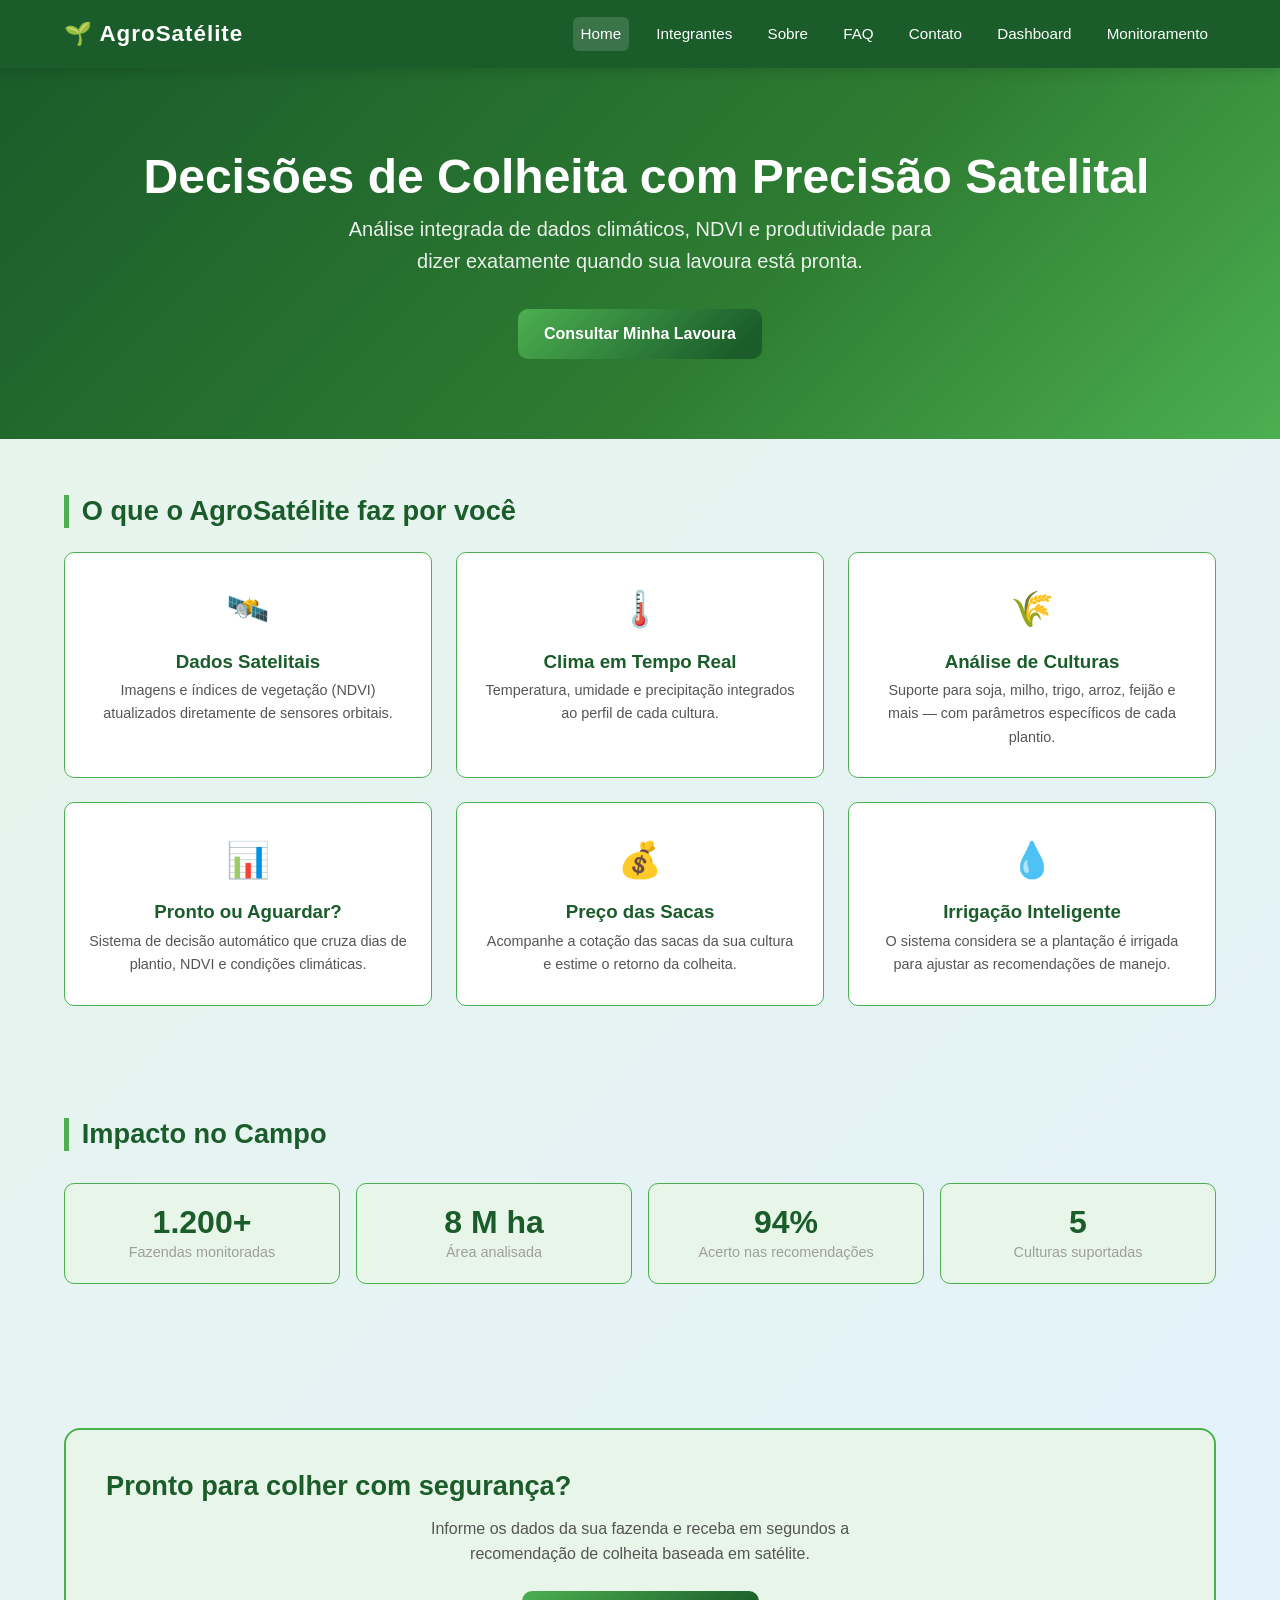
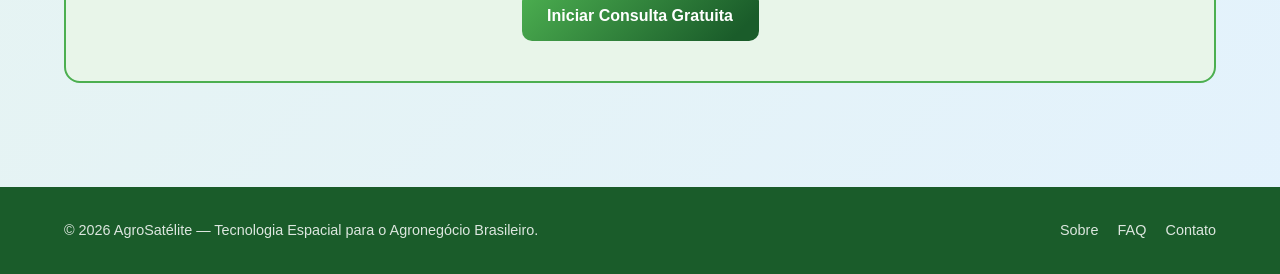
<file: index.html>
<!DOCTYPE html>
<html lang="pt-br">

<head>
    <meta charset="UTF-8">
    <meta name="viewport" content="width=device-width, initial-scale=1.0">
    <meta name="description" content="AgroSatélite — sistema inteligente de monitoramento agrícola por satélite para decisão de colheita.">
    <title>AgroSatélite — Início</title>
    <link rel="stylesheet" href="./assets/css/main.css">
    <script src="./assets/js/main.js" defer></script>
</head>

<body>

    <header class="header">
        <div class="container nav-container">
            <p class="logo-text">&#127793 AgroSatélite</p>

            <button class="menu-toggle" id="menuToggle" aria-label="Abrir menu de navegação" aria-expanded="false">
                ☰
            </button>

            <nav class="nav" id="navMenu" aria-label="Menu principal">
                <a href="index.html" aria-label="Ir para a Página Inicial" aria-current="page">Home</a>
                <a href="./pages/integrantes.html" aria-label="Ver Integrantes da equipe">Integrantes</a>
                <a href="./pages/sobre.html" aria-label="Saiba mais Sobre o projeto">Sobre</a>
                <a href="./pages/faq.html" aria-label="Perguntas Frequentes">FAQ</a>
                <a href="./pages/contato.html" aria-label="Entrar em Contato">Contato</a>
                <a href="./pages/dashboard.html" aria-label="Acessar o Dashboard de consulta">Dashboard</a>
                <a href="./pages/monitoramento.html" aria-label="Ver Monitoramento Satelital">Monitoramento</a>
            </nav>
        </div>
    </header>

    <main>

        <section class="hero" aria-labelledby="hero-titulo">
            <div class="container hero-content">
                <h1 id="hero-titulo">Decisões de Colheita com Precisão Satelital</h1>
                <p>Análise integrada de dados climáticos, NDVI e produtividade para dizer exatamente quando sua lavoura está pronta.</p>
                <a href="./pages/dashboard.html" class="btn" aria-label="Acessar o sistema de consulta agrícola">
                    Consultar Minha Lavoura
                </a>
            </div>
        </section>

        <section class="section container" aria-labelledby="func-titulo">
            <h2 id="func-titulo">O que o AgroSatélite faz por você</h2>
            <div class="features-grid">
                <div class="feature-card">
                    <p class="icon" aria-hidden="true">🛰️</p>
                    <h3>Dados Satelitais</h3>
                    <p>Imagens e índices de vegetação (NDVI) atualizados diretamente de sensores orbitais.</p>
                </div>
                <div class="feature-card">
                    <p class="icon" aria-hidden="true">🌡️</p>
                    <h3>Clima em Tempo Real</h3>
                    <p>Temperatura, umidade e precipitação integrados ao perfil de cada cultura.</p>
                </div>
                <div class="feature-card">
                    <p class="icon" aria-hidden="true">🌾</p>
                    <h3>Análise de Culturas</h3>
                    <p>Suporte para soja, milho, trigo, arroz, feijão e mais — com parâmetros específicos de cada plantio.</p>
                </div>
                <div class="feature-card">
                    <p class="icon" aria-hidden="true">📊</p>
                    <h3>Pronto ou Aguardar?</h3>
                    <p>Sistema de decisão automático que cruza dias de plantio, NDVI e condições climáticas.</p>
                </div>
                <div class="feature-card">
                    <p class="icon" aria-hidden="true">💰</p>
                    <h3>Preço das Sacas</h3>
                    <p>Acompanhe a cotação das sacas da sua cultura e estime o retorno da colheita.</p>
                </div>
                <div class="feature-card">
                    <p class="icon" aria-hidden="true">💧</p>
                    <h3>Irrigação Inteligente</h3>
                    <p>O sistema considera se a plantação é irrigada para ajustar as recomendações de manejo.</p>
                </div>
            </div>
        </section>

        <section class="section container" aria-labelledby="stats-titulo">
            <h2 id="stats-titulo">Impacto no Campo</h2>
            <div class="stats">
                <div class="stat-box">
                    <h3>1.200+</h3>
                    <p>Fazendas monitoradas</p>
                </div>
                <div class="stat-box">
                    <h3>8 M ha</h3>
                    <p>Área analisada</p>
                </div>
                <div class="stat-box">
                    <h3>94%</h3>
                    <p>Acerto nas recomendações</p>
                </div>
                <div class="stat-box">
                    <h3>5</h3>
                    <p>Culturas suportadas</p>
                </div>
            </div>
        </section>

        <section class="section container" aria-labelledby="cta-titulo">
            <div class="cta-banner">
                <h2 id="cta-titulo">Pronto para colher com segurança?</h2>
                <p>Informe os dados da sua fazenda e receba em segundos a recomendação de colheita baseada em satélite.</p>
                <a href="./pages/dashboard.html" class="btn" aria-label="Ir para o Dashboard e iniciar consulta">
                    Iniciar Consulta Gratuita
                </a>
            </div>
        </section>

    </main>

    <footer class="footer">
        <div class="container footer-inner">
            <p>&copy; 2026 AgroSatélite — Tecnologia Espacial para o Agronegócio Brasileiro.</p>
            <nav class="footer-links" aria-label="Links do rodapé">
                <a href="./pages/sobre.html">Sobre</a>
                <a href="./pages/faq.html">FAQ</a>
                <a href="./pages/contato.html">Contato</a>
            </nav>
        </div>
    </footer>

    <button class="back-top" id="backToTop" aria-label="Voltar ao topo da página">↑</button>

</body>

</html>
</file>
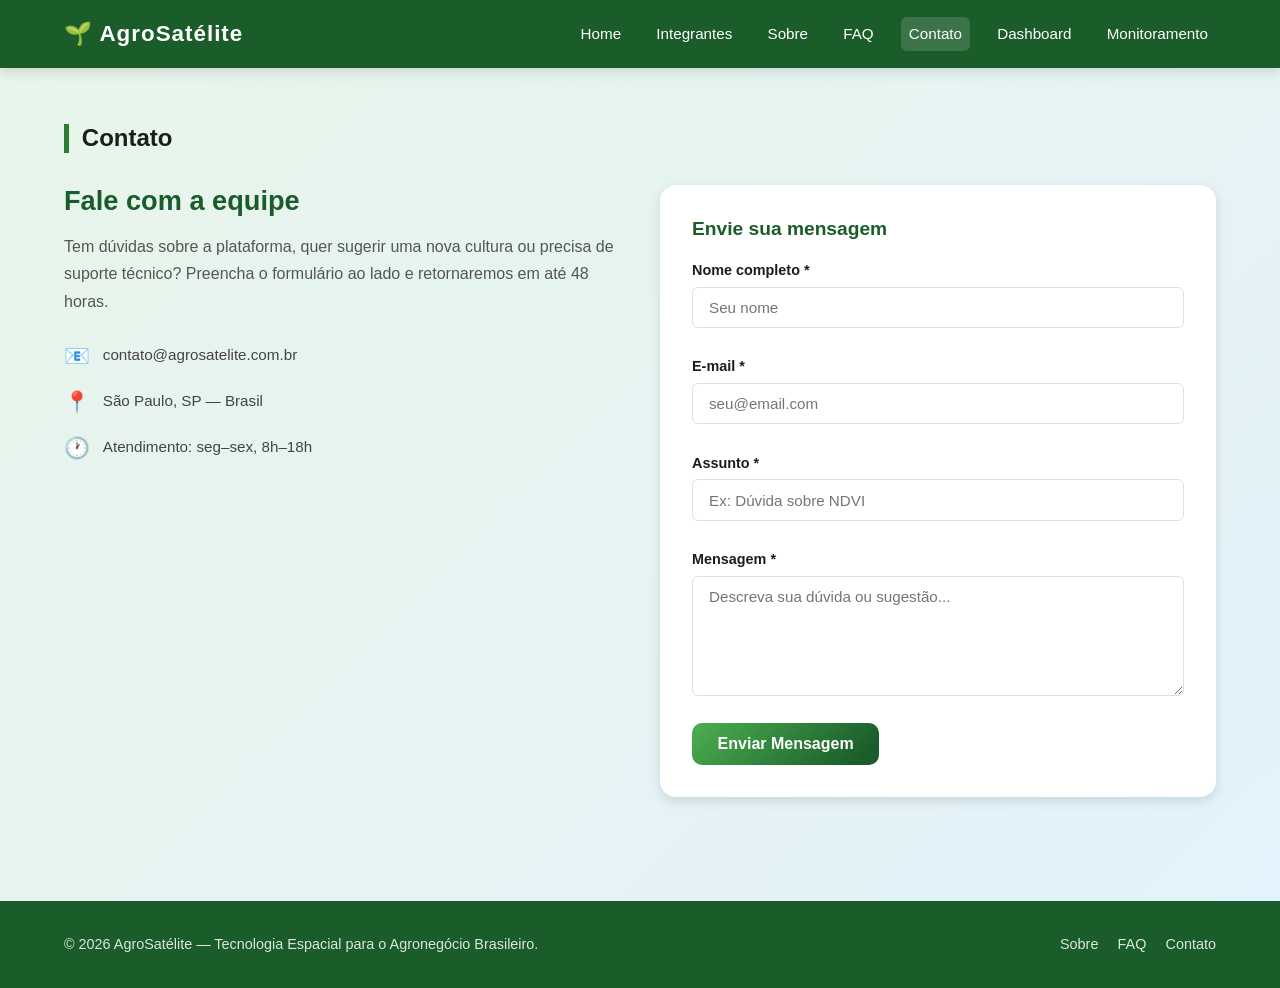
<file: contato.html>
<!DOCTYPE html>
<html lang="pt-br">

<head>
    <meta charset="UTF-8">
    <meta name="viewport" content="width=device-width, initial-scale=1.0">
    <meta name="description" content="Entre em contato com a equipe do AgroSatélite.">
    <title>AgroSatélite — Contato</title>
    <link rel="stylesheet" href="assets/css/main.css">
    <script src="assets/js/main.js" defer></script>
</head>

<body>

    <header class="header">
        <div class="container nav-container">
            <p class="logo-text">🌱 AgroSatélite</p>

            <button class="menu-toggle" id="menuToggle" aria-label="Abrir menu de navegação" aria-expanded="false">
                ☰
            </button>

            <nav class="nav" id="navMenu" aria-label="Menu principal">
                <a href="index.html" aria-label="Ir para a Página Inicial">Home</a>
                <a href="integrantes.html" aria-label="Ver Integrantes da equipe">Integrantes</a>
                <a href="sobre.html" aria-label="Saiba mais Sobre o projeto">Sobre</a>
                <a href="faq.html" aria-label="Perguntas Frequentes">FAQ</a>
                <a href="contato.html" aria-label="Entrar em Contato" aria-current="page">Contato</a>
                <a href="dashboard.html" aria-label="Acessar o Dashboard de consulta">Dashboard</a>
                <a href="monitoramento.html" aria-label="Ver Monitoramento Satelital">Monitoramento</a>
            </nav>
        </div>
    </header>

    <main>

        <section class="section container" aria-labelledby="contato-titulo">
            <h1 id="contato-titulo">Contato</h1>

            <div class="contato-wrapper mt-2">

                <div class="contato-info">
                    <h2>Fale com a equipe</h2>
                    <p>
                        Tem dúvidas sobre a plataforma, quer sugerir uma nova cultura ou precisa de suporte técnico?
                        Preencha o formulário ao lado e retornaremos em até 48 horas.
                    </p>

                    <div class="info-item">
                        <span aria-hidden="true">📧</span>
                        <span>contato@agrosatelite.com.br</span>
                    </div>
                    <div class="info-item">
                        <span aria-hidden="true">📍</span>
                        <span>São Paulo, SP — Brasil</span>
                    </div>
                    <div class="info-item">
                        <span aria-hidden="true">🕐</span>
                        <span>Atendimento: seg–sex, 8h–18h</span>
                    </div>
                </div>

                <div class="contato-form">
                    <h3>Envie sua mensagem</h3>

                    <form id="contactForm" novalidate>

                        <div class="form-group">
                            <label for="nome">Nome completo *</label>
                            <input type="text" id="nome" name="nome" placeholder="Seu nome" required>
                            <span class="field-error" role="alert" aria-live="polite"></span>
                        </div>

                        <div class="form-group">
                            <label for="email">E-mail *</label>
                            <input type="email" id="email" name="email" placeholder="seu@email.com" required>
                            <span class="field-error" role="alert" aria-live="polite"></span>
                        </div>

                        <div class="form-group">
                            <label for="assunto">Assunto *</label>
                            <input type="text" id="assunto" name="assunto" placeholder="Ex: Dúvida sobre NDVI" required>
                            <span class="field-error" role="alert" aria-live="polite"></span>
                        </div>

                        <div class="form-group">
                            <label for="mensagem">Mensagem *</label>
                            <textarea id="mensagem" name="mensagem" placeholder="Descreva sua dúvida ou sugestão..." required></textarea>
                            <span class="field-error" role="alert" aria-live="polite"></span>
                        </div>

                        <button type="submit" class="btn" aria-label="Enviar mensagem de contato">
                            Enviar Mensagem
                        </button>

                        <div id="feedbackContato" role="alert" aria-live="polite"></div>

                    </form>
                </div>

            </div>
        </section>

    </main>

    <footer class="footer">
        <div class="container footer-inner">
            <p>&copy; 2026 AgroSatélite — Tecnologia Espacial para o Agronegócio Brasileiro.</p>
            <nav class="footer-links" aria-label="Links do rodapé">
                <a href="sobre.html">Sobre</a>
                <a href="faq.html">FAQ</a>
                <a href="contato.html">Contato</a>
            </nav>
        </div>
    </footer>

    <button class="back-top" id="backToTop" aria-label="Voltar ao topo da página">↑</button>

</body>

</html>
</file>
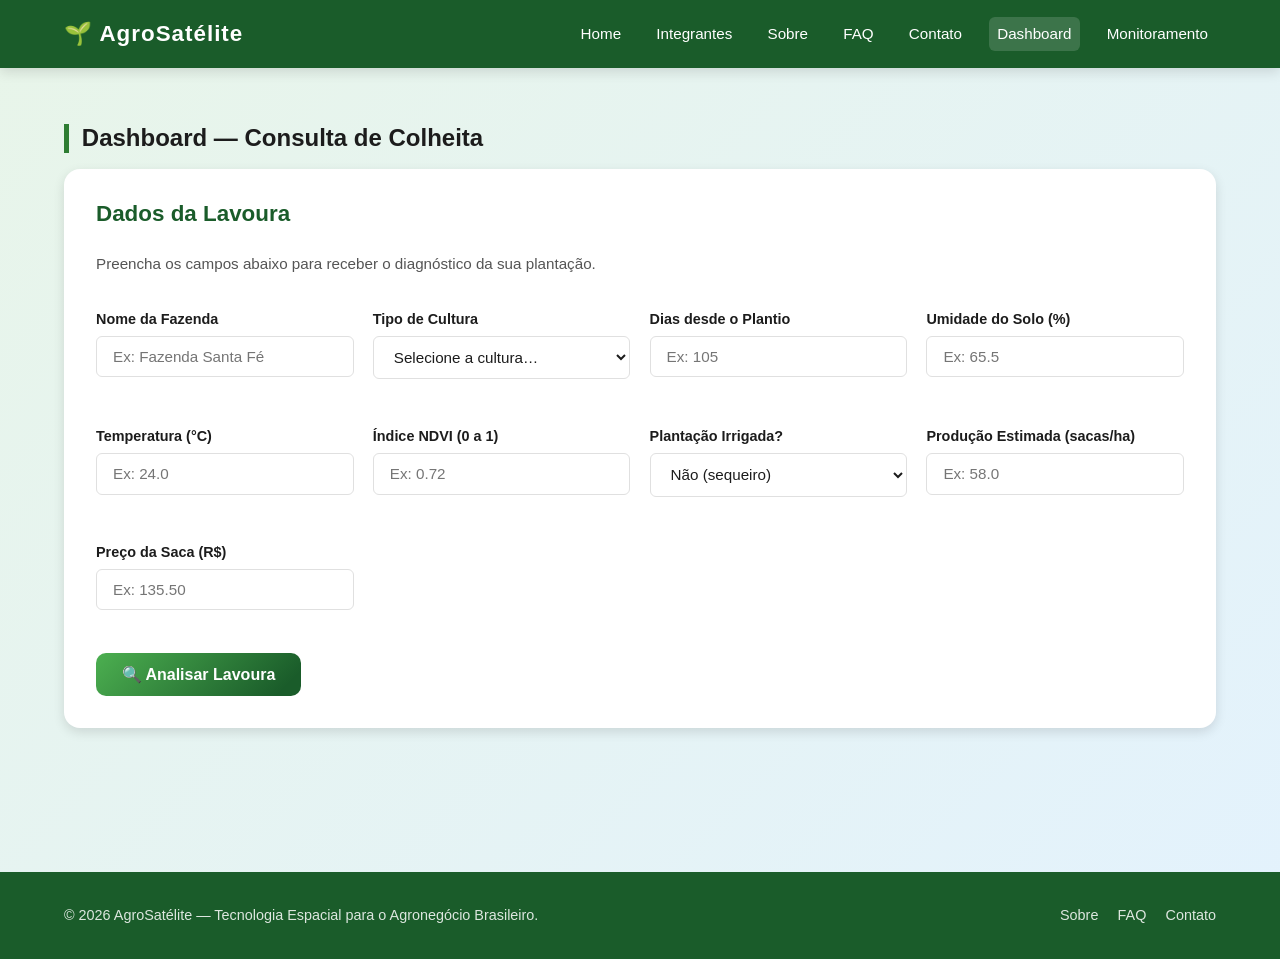
<file: dashboard.html>
<!DOCTYPE html>
<html lang="pt-br">

<head>
    <meta charset="UTF-8">
    <meta name="viewport" content="width=device-width, initial-scale=1.0">
    <meta name="description" content="Dashboard de consulta — informe os dados da sua lavoura e descubra se está pronta para colheita.">
    <title>AgroSatélite — Dashboard de Consulta</title>
    <link rel="stylesheet" href="assets/css/main.css">
    <script src="assets/js/main.js" defer></script>
</head>

<body>

    <header class="header">
        <div class="container nav-container">
            <p class="logo-text">🌱 AgroSatélite</p>

            <button class="menu-toggle" id="menuToggle" aria-label="Abrir menu de navegação" aria-expanded="false">
                ☰
            </button>

            <nav class="nav" id="navMenu" aria-label="Menu principal">
                <a href="index.html" aria-label="Ir para a Página Inicial">Home</a>
                <a href="integrantes.html" aria-label="Ver Integrantes da equipe">Integrantes</a>
                <a href="sobre.html" aria-label="Saiba mais Sobre o projeto">Sobre</a>
                <a href="faq.html" aria-label="Perguntas Frequentes">FAQ</a>
                <a href="contato.html" aria-label="Entrar em Contato">Contato</a>
                <a href="dashboard.html" aria-label="Acessar o Dashboard de consulta" aria-current="page">Dashboard</a>
                <a href="monitoramento.html" aria-label="Ver Monitoramento Satelital">Monitoramento</a>
            </nav>
        </div>
    </header>

    <main>

        <section class="section container" aria-labelledby="dashboard-titulo">
            <h1 id="dashboard-titulo">Dashboard — Consulta de Colheita</h1>

            <div class="consulta-panel mt-1">
                <h2>Dados da Lavoura</h2>
                <p class="mb-2 text-intro">
                    Preencha os campos abaixo para receber o diagnóstico da sua plantação.
                </p>

                <form id="consultaForm" novalidate>

                    <div class="consulta-grid">

                        <div class="form-group">
                            <label for="nomeFazenda">Nome da Fazenda</label>
                            <input type="text" id="nomeFazenda" name="nomeFazenda"
                                   placeholder="Ex: Fazenda Santa Fé" required>
                                   <span class="field-error" role="alert" aria-live="polite"></span>
                        </div>

                        <div class="form-group">
                            <label for="tipoCultura">Tipo de Cultura</label>
                            <select id="tipoCultura" name="tipoCultura" required>
                                <option value="">Selecione a cultura…</option>
                                <option value="soja">Soja</option>
                                <option value="milho">Milho</option>
                                <option value="trigo">Trigo</option>
                                <option value="arroz">Arroz</option>
                                <option value="feijao">Feijão</option>
                            </select>
                            <span class="field-error" role="alert" aria-live="polite"></span>
                        </div>

                        <div class="form-group">
                            <label for="diasPlantio">Dias desde o Plantio</label>
                            <input type="number" id="diasPlantio" name="diasPlantio"
                                   min="1" max="365" placeholder="Ex: 105" required>
                                   <span class="field-error" role="alert" aria-live="polite"></span>
                        </div>

                        <div class="form-group">
                            <label for="umidade">Umidade do Solo (%)</label>
                            <input type="number" id="umidade" name="umidade"
                                   min="0" max="100" step="0.1" placeholder="Ex: 65.5" required>
                                   <span class="field-error" role="alert" aria-live="polite"></span>
                        </div>

                        <div class="form-group">
                            <label for="temperatura">Temperatura (°C)</label>
                            <input type="number" id="temperatura" name="temperatura"
                                   min="-10" max="50" step="0.1" placeholder="Ex: 24.0" required>
                                   <span class="field-error" role="alert" aria-live="polite"></span>
                        </div>

                        <div class="form-group">
                            <label for="ndvi">Índice NDVI (0 a 1)</label>
                            <input type="number" id="ndvi" name="ndvi"
                                   min="0" max="1" step="0.01" placeholder="Ex: 0.72" required>
                                   <span class="field-error" role="alert" aria-live="polite"></span>
                        </div>

                        <div class="form-group">
                            <label for="irrigada">Plantação Irrigada?</label>
                            <select id="irrigada" name="irrigada">
                                <option value="nao">Não (sequeiro)</option>
                                <option value="sim">Sim</option>
                            </select>
                        </div>

                        <div class="form-group">
                            <label for="producao">Produção Estimada (sacas/ha)</label>
                            <input type="number" id="producao" name="producao"
                                   min="0" step="0.1" placeholder="Ex: 58.0">
                                   <span class="field-error" role="alert" aria-live="polite"></span>
                        </div>

                        <div class="form-group">
                            <label for="precoSaca">Preço da Saca (R$)</label>
                            <input type="number" id="precoSaca" name="precoSaca"
                                   min="0" step="0.01" placeholder="Ex: 135.50">
                                   <span class="field-error" role="alert" aria-live="polite"></span>
                        </div>

                    </div>

                    <button type="submit" class="btn mt-1" aria-label="Analisar dados da lavoura">
                        🔍 Analisar Lavoura
                    </button>

                </form>
            </div>

            <div class="resultado-area" id="resultadoArea" aria-live="polite" aria-atomic="true">

                <div class="resultado-header">
                    <h2>Resultado para: <span id="resultFazenda">—</span></h2>
                    <span class="status-badge" id="statusBadge">—</span>
                </div>

                <p id="statusMsg" class="status-descricao"></p>

                <div class="metricas-grid">
                    <div class="metrica-card">
                        <p class="metrica-label">Cultura</p>
                        <p class="metrica-valor" id="resultCultura">—</p>
                    </div>
                    <div class="metrica-card">
                        <p class="metrica-label">Dias de Plantio</p>
                        <p class="metrica-valor"><span id="resultDias">—</span> <span class="metrica-unidade">dias</span></p>
                    </div>
                    <div class="metrica-card">
                        <p class="metrica-label">Umidade</p>
                        <p class="metrica-valor"><span id="resultUmidade">—</span> <span class="metrica-unidade">%</span></p>
                    </div>
                    <div class="metrica-card">
                        <p class="metrica-label">Temperatura</p>
                        <p class="metrica-valor"><span id="resultTemp">—</span> <span class="metrica-unidade">°C</span></p>
                    </div>
                    <div class="metrica-card">
                        <p class="metrica-label">NDVI</p>
                        <p class="metrica-valor" id="resultNdvi">—</p>
                    </div>
                    <div class="metrica-card">
                        <p class="metrica-label">Irrigada</p>
                        <p class="metrica-valor" id="resultIrrigada">—</p>
                    </div>
                    <div class="metrica-card">
                        <p class="metrica-label">Produção Est.</p>
                        <p class="metrica-valor"><span id="resultProducao">—</span> <span class="metrica-unidade">sc/ha</span></p>
                    </div>
                    <div class="metrica-card">
                        <p class="metrica-label">Preço da Saca</p>
                        <p class="metrica-valor preco-saca" id="resultPreco">—</p>
                    </div>
                    <div class="metrica-card">
                    <p class="metrica-label">Receita Estimada (R$/ha)</p>
                    <p class="metrica-valor" id="resultReceita">—</p>
                    </div>
                </div>

                <div class="card ndvi-bar-wrapper">
                    <div class="ndvi-label">
                        <span>NDVI: <strong id="ndviValorDisplay">—</strong></span>
                        <span>Escala: 0 → 1</span>
                    </div>
                    <div class="ndvi-track" role="progressbar" aria-label="Índice NDVI">
                        <div class="ndvi-fill" id="ndviFill"></div>
                    </div>
                </div>

            </div>

        </section>

    </main>

    <footer class="footer">
        <div class="container footer-inner">
            <p>&copy; 2026 AgroSatélite — Tecnologia Espacial para o Agronegócio Brasileiro.</p>
            <nav class="footer-links" aria-label="Links do rodapé">
                <a href="sobre.html">Sobre</a>
                <a href="faq.html">FAQ</a>
                <a href="contato.html">Contato</a>
            </nav>
        </div>
    </footer>

    <button class="back-top" id="backToTop" aria-label="Voltar ao topo da página">↑</button>

</body>

</html>
</file>
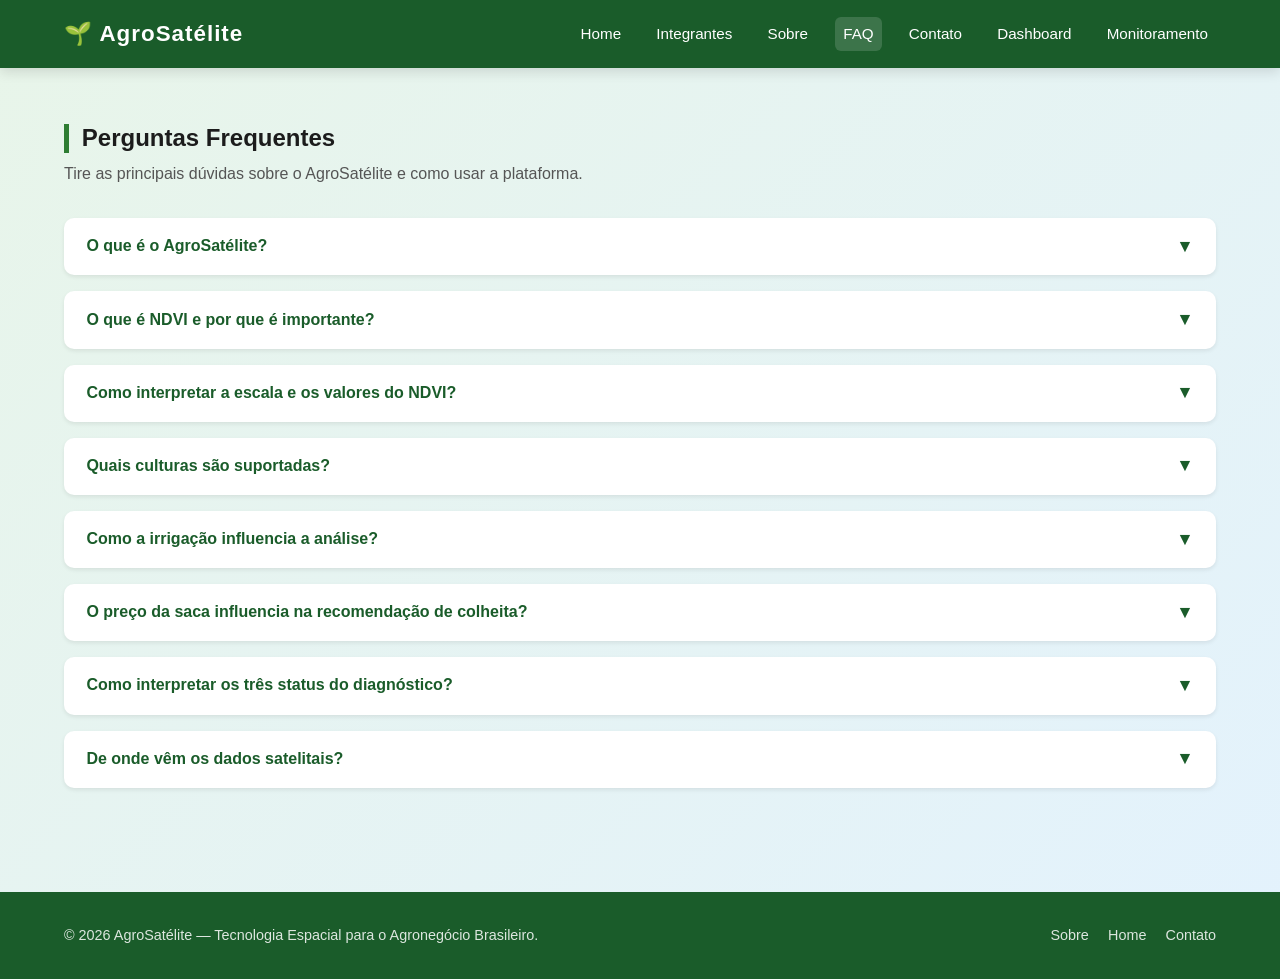
<file: faq.html>
<!DOCTYPE html>
<html lang="pt-br">

<head>
    <meta charset="UTF-8">
    <meta name="viewport" content="width=device-width, initial-scale=1.0">
    <meta name="description" content="Perguntas frequentes sobre o AgroSatélite.">
    <title>AgroSatélite — FAQ</title>
    <link rel="stylesheet" href="assets/css/main.css">
    <script src="assets/js/main.js" defer></script>
</head>

<body>

    <header class="header">
        <div class="container nav-container">
            <p class="logo-text">&#127793 AgroSatélite</p>

            <button class="menu-toggle" id="menuToggle" aria-label="Abrir menu de navegação" aria-expanded="false">
                ☰
            </button>

            <nav class="nav" id="navMenu" aria-label="Menu principal">
                <a href="index.html" aria-label="Ir para a Página Inicial">Home</a>
                <a href="integrantes.html" aria-label="Ver Integrantes da equipe">Integrantes</a>
                <a href="sobre.html" aria-label="Saiba mais Sobre o projeto">Sobre</a>
                <a href="faq.html" aria-label="Perguntas Frequentes" aria-current="page">FAQ</a>
                <a href="contato.html" aria-label="Entrar em Contato">Contato</a>
                <a href="dashboard.html" aria-label="Acessar o Dashboard de consulta">Dashboard</a>
                <a href="monitoramento.html" aria-label="Ver Monitoramento Satelital">Monitoramento</a>
            </nav>
        </div>
    </header>

    <main>

        <section class="section container" aria-labelledby="faq-titulo">
            <h1 id="faq-titulo">Perguntas Frequentes</h1>
            <p class="mb-2 text-muted">Tire as principais dúvidas sobre o AgroSatélite e como usar a plataforma.</p>

            <div class="faq-list" role="list">

                <div class="accordion-item" role="listitem">
                    <button class="accordion-header" aria-expanded="false" aria-controls="faq-1">
                        O que é o AgroSatélite?
                        <span class="chevron" aria-hidden="true">&#9660</span>
                    </button>
                    <div class="accordion-content" id="faq-1" role="region">
                        O AgroSatélite é um sistema web de monitoramento agrícola inteligente que integra dados satelitais,
                        climáticos e de cultivo para recomendar o momento ideal de colheita. O agricultor informa os dados
                        de sua fazenda e recebe um diagnóstico baseado em NDVI, temperatura, umidade e histórico da cultura.
                    </div>
                </div>

                <div class="accordion-item" role="listitem">
                    <button class="accordion-header" aria-expanded="false" aria-controls="faq-2">
                        O que é NDVI e por que é importante?
                        <span class="chevron" aria-hidden="true">&#9660</span>
                    </button>
                    <div class="accordion-content" id="faq-2" role="region">
                        O <strong>NDVI (Normalized Difference Vegetation Index)</strong> é um índice obtido por imagens
                        de satélite que mede a saúde e densidade da vegetação. Varia de -1 a 1: valores acima de 0,5
                        indicam vegetação densa e saudável. Quando o NDVI começa a cair, significa que a planta está
                        maturando — o momento ideal para colheita.
                    </div>
                </div>
                
                <div class="accordion-item" role="listitem">
                    <button class="accordion-header" aria-expanded="false" aria-controls="faq-ndvi-escala">
                        Como interpretar a escala e os valores do NDVI?
                        <span class="chevron" aria-hidden="true">&#9660;</span>
                    </button>
                    <div class="accordion-content" id="faq-ndvi-escala" role="region">
                        <p>
                            As plantas saudáveis possuem muita clorofila e estruturas celulares ativas. Por isso, elas absorvem a luz vermelha (usada na fotossíntese) e refletem fortemente a luz infravermelha. O NDVI cruza essas duas informações e gera um índice que varia de <strong>-1 a 1</strong>:
                        </p>
        
                        <ul class="faq-ndvi-list" style="margin-top: 10px; padding-left: 20px; list-style-type: disc;">
                            <li><strong>-1 a 0:</strong> Superfícies sem vegetação, como água, nuvens ou áreas urbanas.</li>
                            <li><strong>0 a 0,33:</strong> Solo exposto, rochas ou vegetação severamente escassa ou morta.</li>
                            <li><strong>0,33 a 0,6:</strong> Vegetação em estágios iniciais ou sob algum nível de estresse hídrico/nutricional.</li>
                            <li><strong>0,6 a 1:</strong> Vegetação densa e altamente saudável (como florestas ou   lavouras em pleno desenvolvimento).</li>
                        </ul>
                    </div>
                </div>

                <div class="accordion-item" role="listitem">
                    <button class="accordion-header" aria-expanded="false" aria-controls="faq-3">
                        Quais culturas são suportadas?
                        <span class="chevron" aria-hidden="true">&#9660</span>
                    </button>
                    <div class="accordion-content" id="faq-3" role="region">
                        Atualmente o sistema suporta <strong>soja, milho, trigo, arroz e feijão</strong>. Cada cultura
                        possui parâmetros próprios de ciclo mínimo, NDVI ideal e umidade recomendada, que são usados
                        na análise. Mais culturas serão adicionadas em versões futuras.
                    </div>
                </div>

                <div class="accordion-item" role="listitem">
                    <button class="accordion-header" aria-expanded="false" aria-controls="faq-4">
                        Como a irrigação influencia a análise?
                        <span class="chevron" aria-hidden="true">&#9660</span>
                    </button>
                    <div class="accordion-content" id="faq-4" role="region">
                        Plantações irrigadas tendem a ter umidade do solo mais controlada, o que pode antecipar levemente
                        a maturação. O sistema registra essa informação para ajustar a interpretação dos dados e fornecer
                        recomendações mais precisas comparado a plantações de sequeiro.
                    </div>
                </div>

                <div class="accordion-item" role="listitem">
                    <button class="accordion-header" aria-expanded="false" aria-controls="faq-5">
                        O preço da saca influencia na recomendação de colheita?
                        <span class="chevron" aria-hidden="true">&#9660</span>
                    </button>
                    <div class="accordion-content" id="faq-5" role="region">
                        Diretamente, não — a recomendação de colheita é baseada em critérios agronômicos. Porém, o preço
                        da saca é exibido no painel para que o agricultor possa estimar o retorno financeiro total com
                        base na produção informada, apoiando a tomada de decisão comercial.
                    </div>
                </div>

                <div class="accordion-item" role="listitem">
                    <button class="accordion-header" aria-expanded="false" aria-controls="faq-6">
                        Como interpretar os três status do diagnóstico?
                        <span class="chevron" aria-hidden="true">&#9660</span>
                    </button>
                    <div class="accordion-content" id="faq-6" role="region">
                        <strong>✓ Pronto para Colheita:</strong> todos os indicadores (dias, NDVI, umidade, temperatura)
                        atingiram os valores ideais. <br><br>
                        <strong>⏳ Aguardar:</strong> a maioria dos indicadores está dentro do esperado, mas alguns ainda
                        precisam de mais tempo. <br><br>
                        <strong>&#9888 Atenção:</strong> múltiplas condições adversas detectadas — recomenda-se verificação
                        agronômica urgente.
                    </div>
                </div>

                <div class="accordion-item" role="listitem">
                    <button class="accordion-header" aria-expanded="false" aria-controls="faq-7">
                        De onde vêm os dados satelitais?
                        <span class="chevron" aria-hidden="true">&#9660</span>
                    </button>
                    <div class="accordion-content" id="faq-7" role="region">
                        A inspiração do projeto utiliza dados abertos da <strong>NASA</strong> (nasa.gov), da
                        <strong>ESA — Agência Espacial Europeia</strong> (esa.int) e do
                        <strong>Space Charter</strong> (disasterscharter.org), que provê dados satelitais para
                        monitoramento e resposta a desastres.
                    </div>
                </div>

            </div>
        </section>

    </main>

    <footer class="footer">
        <div class="container footer-inner">
            <p>&copy; 2026 AgroSatélite — Tecnologia Espacial para o Agronegócio Brasileiro.</p>
            <nav class="footer-links" aria-label="Links do rodapé">
                <a href="sobre.html">Sobre</a>
                <a href="index.html">Home</a>
                <a href="contato.html">Contato</a>
            </nav>
        </div>
    </footer>

    <button class="back-top" id="backToTop" aria-label="Voltar ao topo da página">↑</button>

</body>

</html>
</file>
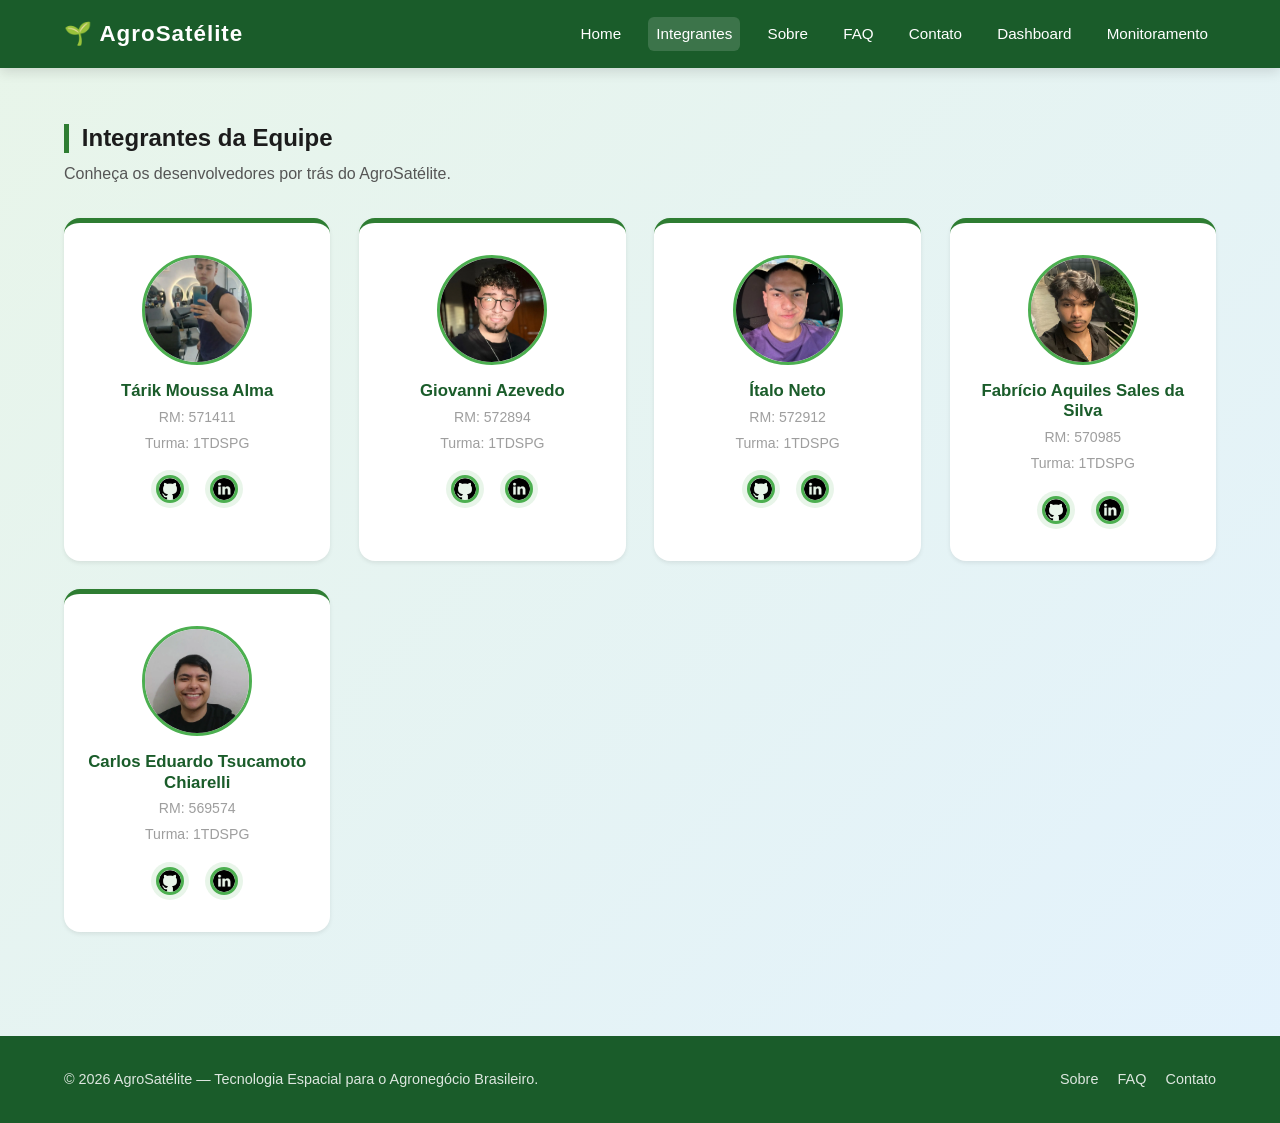
<file: integrantes.html>
<!DOCTYPE html>
<html lang="pt-br">

<head>
    <meta charset="UTF-8">
    <meta name="viewport" content="width=device-width, initial-scale=1.0">
    <meta name="description" content="Conheça os integrantes da equipe AgroSatélite.">
    <title>AgroSatélite — Integrantes</title>
    <link rel="stylesheet" href="assets/css/main.css">
    <script src="assets/js/main.js" defer></script>
</head>

<body>

    <header class="header">
        <div class="container nav-container">
            <p class="logo-text">&#127793 AgroSatélite</p>

            <button class="menu-toggle" id="menuToggle" aria-label="Abrir menu de navegação" aria-expanded="false">
                ☰
            </button>

            <nav class="nav" id="navMenu" aria-label="Menu principal">
                <a href="index.html" aria-label="Ir para a Página Inicial">Home</a>
                <a href="integrantes.html" aria-label="Ver Integrantes da equipe" aria-current="page">Integrantes</a>
                <a href="sobre.html" aria-label="Saiba mais Sobre o projeto">Sobre</a>
                <a href="faq.html" aria-label="Perguntas Frequentes">FAQ</a>
                <a href="contato.html" aria-label="Entrar em Contato">Contato</a>
                <a href="dashboard.html" aria-label="Acessar o Dashboard de consulta">Dashboard</a>
                <a href="monitoramento.html" aria-label="Ver Monitoramento Satelital">Monitoramento</a>
            </nav>
        </div>
    </header>

    <main>

        <section class="section container" aria-labelledby="integrantes-titulo">
            <h1 id="integrantes-titulo">Integrantes da Equipe</h1>
            <p class="mb-2 text-muted">Conheça os desenvolvedores por trás do AgroSatélite.</p>

            <div class="integrantes-grid">

                <article class="integrante-card">
                    <img src="assets/img/integrantes/Tarik.webp"
                         alt="Foto de Tárik Moussa Alma">
                    <h3>Tárik Moussa Alma</h3>
                    <p>RM: 571411</p>
                    <p>Turma: 1TDSPG</p>
                    <div class="social-links">
                        <a href="https://github.com/cearaa"
                           target="_blank"
                           rel="noopener noreferrer"
                           aria-label="GitHub de Tárik Moussa Alma">
                            <img src="assets/img/icones/github.png" alt="Ícone do GitHub">
                        </a>
                        <a href="https://www.linkedin.com/in/rikk-alma"
                           target="_blank"
                           rel="noopener noreferrer"
                           aria-label="LinkedIn de Tárik Moussa Alma">
                            <img src="assets/img/icones/linkedin.png" alt="Ícone do LinkedIn">
                        </a>
                    </div>
                </article>

                <article class="integrante-card">
                    <img src="assets/img/integrantes/Giovanni.webp"
                         alt="Foto de Giovanni Azevedo">
                    <h3>Giovanni Azevedo</h3>
                    <p>RM: 572894</p>
                    <p>Turma: 1TDSPG</p>
                    <div class="social-links">
                        <a href="https://github.com/GiovanniDEVazevedo"
                           target="_blank"
                           rel="noopener noreferrer"
                           aria-label="GitHub de Giovanni Azevedo">
                            <img src="assets/img/icones/github.png" alt="Ícone do GitHub">
                        </a>
                        <a href="https://www.linkedin.com/in/giovanni-azevedo-760753353/"
                           target="_blank"
                           rel="noopener noreferrer"
                           aria-label="LinkedIn de Giovanni Azevedo">
                            <img src="assets/img/icones/linkedin.png" alt="Ícone do LinkedIn">
                        </a>
                    </div>
                </article>

                <article class="integrante-card">
                    <img src="assets/img/integrantes/Italo.webp"
                         alt="Foto de Ítalo Neto">
                    <h3>Ítalo Neto</h3>
                    <p>RM: 572912</p>
                    <p>Turma: 1TDSPG</p>
                    <div class="social-links">
                        <a href="https://github.com/I-neeto99"
                           target="_blank"
                           rel="noopener noreferrer"
                           aria-label="GitHub de Ítalo Neto">
                            <img src="assets/img/icones/github.png" alt="Ícone do GitHub">
                        </a>
                        <a href="https://www.linkedin.com/in/italo-neto-390579345/"
                           target="_blank"
                           rel="noopener noreferrer"
                           aria-label="LinkedIn de Ítalo Neto">
                            <img src="assets/img/icones/linkedin.png" alt="Ícone do LinkedIn">
                        </a>
                    </div>
                </article>

                <article class="integrante-card">
                    <img src="assets/img/integrantes/fabricio.webp"
                         alt="Foto de Fabrício Aquiles Sales da Silva">
                    <h3>Fabrício Aquiles Sales da Silva</h3>
                    <p>RM: 570985</p>
                    <p>Turma: 1TDSPG</p>
                    <div class="social-links">
                        <a href="https://github.com/fabricioaquiles"
                           target="_blank"
                           rel="noopener noreferrer"
                           aria-label="GitHub de Fabrício Aquiles Sales da Silva">
                            <img src="assets/img/icones/github.png" alt="Ícone do GitHub">
                        </a>
                        <a href="https://www.linkedin.com/in/fabricioaquiles/"
                           target="_blank"
                           rel="noopener noreferrer"
                           aria-label="LinkedIn de Fabrício Aquiles Sales da Silva">
                            <img src="assets/img/icones/linkedin.png" alt="Ícone do LinkedIn">
                        </a>
                    </div>
                </article>

                <article class="integrante-card">
                    <img src="assets/img/integrantes/Carlos.webp"
                         alt="Foto de Carlos Eduardo Tsucamoto Chiarelli">
                    <h3>Carlos Eduardo Tsucamoto Chiarelli</h3>
                    <p>RM: 569574</p>
                    <p>Turma: 1TDSPG</p>
                    <div class="social-links">
                        <a href="https://github.com/carlostsucamoto"
                           target="_blank"
                           rel="noopener noreferrer"
                           aria-label="GitHub de Carlos Eduardo Tsucamoto Chiarelli">
                            <img src="assets/img/icones/github.png" alt="Ícone do GitHub">
                        </a>
                        <a href="https://www.linkedin.com/in/carlostsucamoto/"
                           target="_blank"
                           rel="noopener noreferrer"
                           aria-label="LinkedIn de Carlos Eduardo Tsucamoto Chiarelli">
                            <img src="assets/img/icones/linkedin.png" alt="Ícone do LinkedIn">
                        </a>
                    </div>
                </article>

            </div>
        </section>

    </main>

    <footer class="footer">
        <div class="container footer-inner">
            <p>&copy; 2026 AgroSatélite — Tecnologia Espacial para o Agronegócio Brasileiro.</p>
            <nav class="footer-links" aria-label="Links do rodapé">
                <a href="sobre.html">Sobre</a>
                <a href="faq.html">FAQ</a>
                <a href="contato.html">Contato</a>
            </nav>
        </div>
    </footer>

    <button class="back-top" id="backToTop" aria-label="Voltar ao topo da página">↑</button>

</body>

</html>
</file>
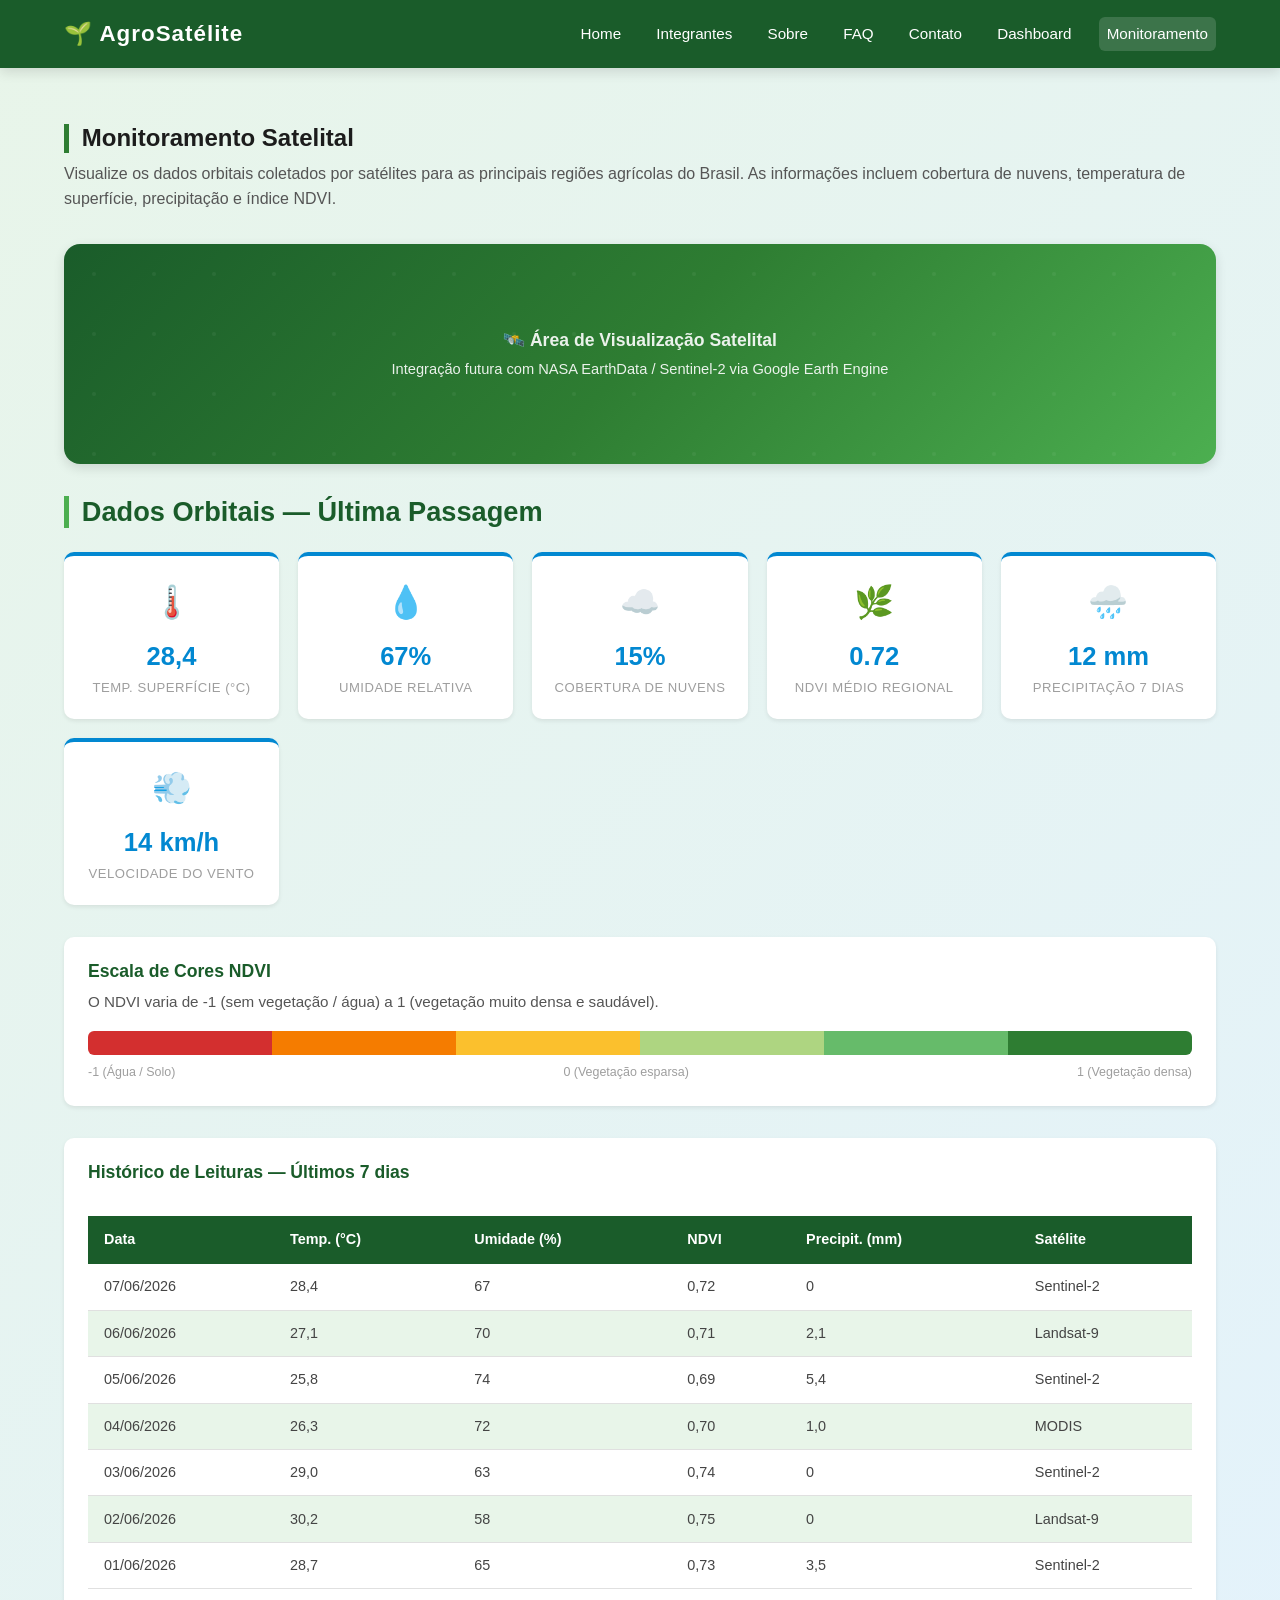
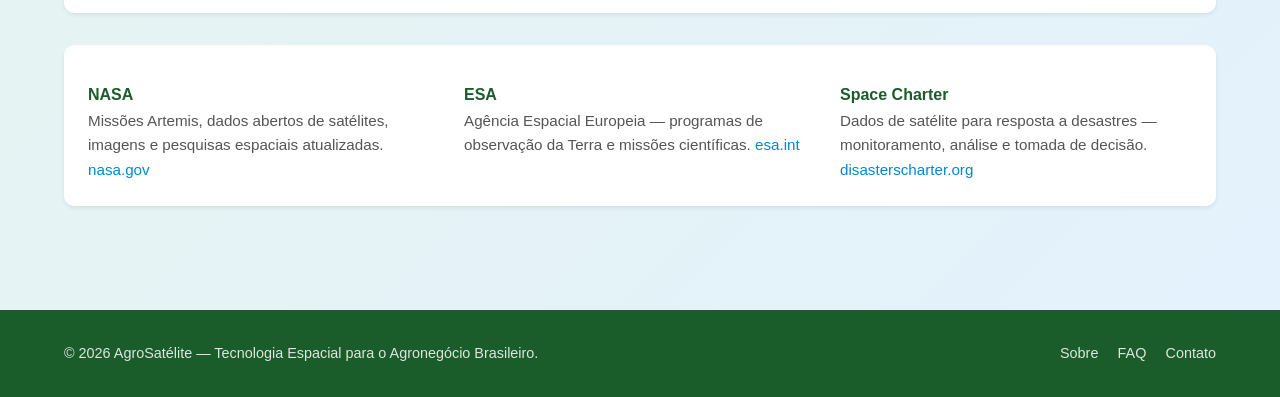
<file: monitoramento.html>
<!DOCTYPE html>
<html lang="pt-br">

<head>
    <meta charset="UTF-8">
    <meta name="viewport" content="width=device-width, initial-scale=1.0">
    <meta name="description" content="Painel de monitoramento satelital — visualize dados orbitais da sua região agrícola.">
    <title>AgroSatélite — Monitoramento Satelital</title>
    <link rel="stylesheet" href="assets/css/main.css">
    <script src="assets/js/main.js" defer></script>
</head>

<body>

    <header class="header">
        <div class="container nav-container">
            <p class="logo-text">&#127793 AgroSatélite</p>

            <button class="menu-toggle" id="menuToggle" aria-label="Abrir menu de navegação" aria-expanded="false">
                ☰
            </button>

            <nav class="nav" id="navMenu" aria-label="Menu principal">
                <a href="index.html" aria-label="Ir para a Página Inicial">Home</a>
                <a href="integrantes.html" aria-label="Ver Integrantes da equipe">Integrantes</a>
                <a href="sobre.html" aria-label="Saiba mais Sobre o projeto">Sobre</a>
                <a href="faq.html" aria-label="Perguntas Frequentes">FAQ</a>
                <a href="contato.html" aria-label="Entrar em Contato">Contato</a>
                <a href="dashboard.html" aria-label="Acessar o Dashboard de consulta">Dashboard</a>
                <a href="monitoramento.html" aria-label="Ver Monitoramento Satelital" aria-current="page">Monitoramento</a>
            </nav>
        </div>
    </header>

    <main>

        <section class="section container" aria-labelledby="mon-titulo">
            <h1 id="mon-titulo">Monitoramento Satelital</h1>
            <p class="mb-2 text-muted">
                Visualize os dados orbitais coletados por satélites para as principais regiões agrícolas do Brasil.
                As informações incluem cobertura de nuvens, temperatura de superfície, precipitação e índice NDVI.
            </p>

            <div class="mapa-placeholder" role="img" aria-label="Área reservada para visualização do mapa satelital">
                <p>
                    🛰️ <strong>Área de Visualização Satelital</strong><br>
                    <small>Integração futura com NASA EarthData / Sentinel-2 via Google Earth Engine</small>
                </p>
            </div>

            <section aria-labelledby="dados-titulo">
                <h2 id="dados-titulo">Dados Orbitais — Última Passagem</h2>
                <div class="satelital-grid mt-1">

                    <div class="satelital-card">
                        <p class="sat-icon" aria-hidden="true">🌡️</p>
                        <p class="sat-valor">28,4</p>
                        <p class="sat-label">Temp. Superfície (°C)</p>
                    </div>

                    <div class="satelital-card">
                        <p class="sat-icon" aria-hidden="true">💧</p>
                        <p class="sat-valor">67%</p>
                        <p class="sat-label">Umidade Relativa</p>
                    </div>

                    <div class="satelital-card">
                        <p class="sat-icon" aria-hidden="true">☁️</p>
                        <p class="sat-valor">15%</p>
                        <p class="sat-label">Cobertura de Nuvens</p>
                    </div>

                    <div class="satelital-card">
                        <p class="sat-icon" aria-hidden="true">🌿</p>
                        <p class="sat-valor">0.72</p>
                        <p class="sat-label">NDVI Médio Regional</p>
                    </div>

                    <div class="satelital-card">
                        <p class="sat-icon" aria-hidden="true">🌧️</p>
                        <p class="sat-valor">12 mm</p>
                        <p class="sat-label">Precipitação 7 dias</p>
                    </div>

                    <div class="satelital-card">
                        <p class="sat-icon" aria-hidden="true">💨</p>
                        <p class="sat-valor">14 km/h</p>
                        <p class="sat-label">Velocidade do Vento</p>
                    </div>

                </div>
            </section>

            <section class="card mt-2" aria-labelledby="ndvi-leg-titulo">
                <h3 id="ndvi-leg-titulo">Escala de Cores NDVI</h3>
                <p class="text-small-p mb-1">
                    O NDVI varia de -1 (sem vegetação / água) a 1 (vegetação muito densa e saudável).
                </p>
                <div class="ndvi-legend" role="img" aria-label="Barra de gradiente de cores do NDVI">
                    <span class="ndvi-c1"></span>
                    <span class="ndvi-c2"></span>
                    <span class="ndvi-c3"></span>
                    <span class="ndvi-c4"></span>
                    <span class="ndvi-c5"></span>
                    <span class="ndvi-c6"></span>
                </div>
                <div class="ndvi-legend-labels">
                    <span>-1 (Água / Solo)</span>
                    <span>0 (Vegetação esparsa)</span>
                    <span>1 (Vegetação densa)</span>
                </div>
            </section>

            <section class="card mt-2" aria-labelledby="hist-titulo">
                <h3 id="hist-titulo">Histórico de Leituras — Últimos 7 dias</h3>
                <div class="overflow-x mt-1">
                    <table class="tabela-historico mt-1">
                        <thead>
                            <tr>
                                <th scope="col">Data</th>
                                <th scope="col">Temp. (°C)</th>
                                <th scope="col">Umidade (%)</th>
                                <th scope="col">NDVI</th>
                                <th scope="col">Precipit. (mm)</th>
                                <th scope="col">Satélite</th>
                            </tr>
                        </thead>
                        <tbody>
                            <tr>
                                <td>07/06/2026</td><td>28,4</td><td>67</td><td>0,72</td><td>0</td><td>Sentinel-2</td>
                            </tr>
                            <tr>
                                <td>06/06/2026</td><td>27,1</td><td>70</td><td>0,71</td><td>2,1</td><td>Landsat-9</td>
                            </tr>
                            <tr>
                                <td>05/06/2026</td><td>25,8</td><td>74</td><td>0,69</td><td>5,4</td><td>Sentinel-2</td>
                            </tr>
                            <tr>
                                <td>04/06/2026</td><td>26,3</td><td>72</td><td>0,70</td><td>1,0</td><td>MODIS</td>
                            </tr>
                            <tr>
                                <td>03/06/2026</td><td>29,0</td><td>63</td><td>0,74</td><td>0</td><td>Sentinel-2</td>
                            </tr>
                            <tr>
                                <td>02/06/2026</td><td>30,2</td><td>58</td><td>0,75</td><td>0</td><td>Landsat-9</td>
                            </tr>
                            <tr>
                                <td>01/06/2026</td><td>28,7</td><td>65</td><td>0,73</td><td>3,5</td><td>Sentinel-2</td>
                            </tr>
                        </tbody>
                    </table>
                </div>
            </section>

            <section class="card mt-2" aria-labelledby="fontes-titulo">
                <div class="grid mt-1">
                    <div>
                        <h4 class="fonte-titulo">NASA</h4>
                        <p class="fonte-desc">
                            Missões Artemis, dados abertos de satélites, imagens e pesquisas espaciais atualizadas.
                            <a href="https://nasa.gov" target="_blank" rel="noopener noreferrer" class="fonte-link">nasa.gov</a>
                        </p>
                    </div>
                    <div>
                        <h4 class="fonte-titulo">ESA</h4>
                        <p class="fonte-desc">
                            Agência Espacial Europeia — programas de observação da Terra e missões científicas.
                            <a href="https://esa.int" target="_blank" rel="noopener noreferrer" class="fonte-link">esa.int</a>
                        </p>
                    </div>
                    <div>
                        <h4 class="fonte-titulo">Space Charter</h4>
                        <p class="fonte-desc">
                            Dados de satélite para resposta a desastres — monitoramento, análise e tomada de decisão.
                            <a href="https://disasterscharter.org" target="_blank" rel="noopener noreferrer" class="fonte-link">disasterscharter.org</a>
                        </p>
                    </div>
                </div>
            </section>

        </section>

    </main>

    <footer class="footer">
        <div class="container footer-inner">
            <p>&copy; 2026 AgroSatélite — Tecnologia Espacial para o Agronegócio Brasileiro.</p>
            <nav class="footer-links" aria-label="Links do rodapé">
                <a href="sobre.html">Sobre</a>
                <a href="faq.html">FAQ</a>
                <a href="contato.html">Contato</a>
            </nav>
        </div>
    </footer>

    <button class="back-top" id="backToTop" aria-label="Voltar ao topo da página">↑</button>

</body>

</html>
</file>
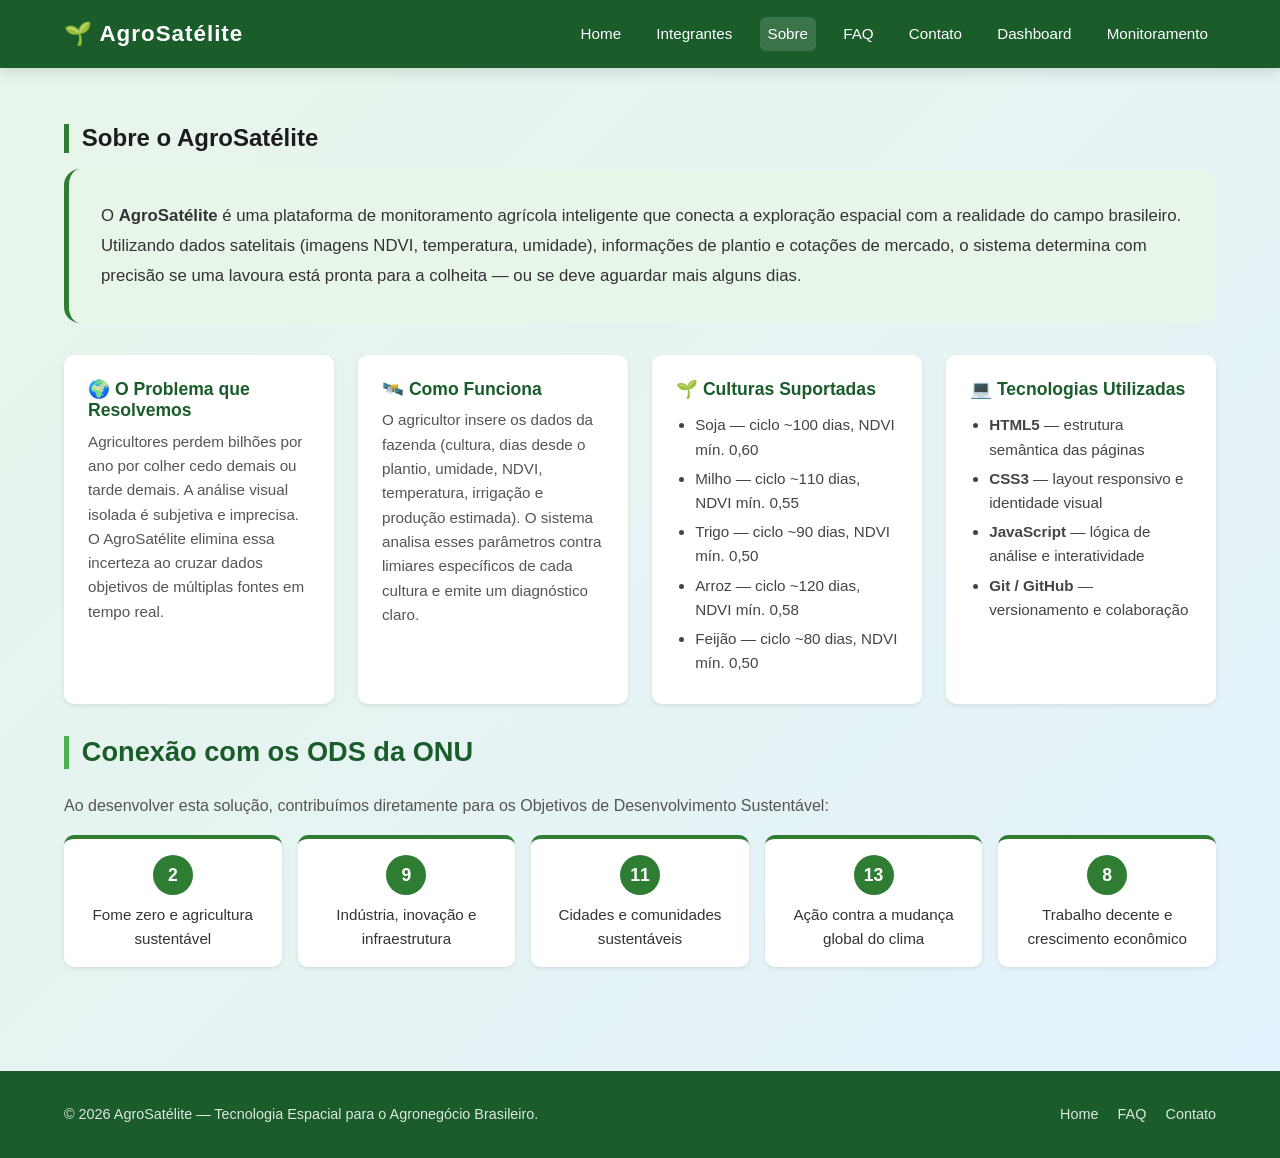
<file: sobre.html>
<!DOCTYPE html>
<html lang="pt-br">

<head>
    <meta charset="UTF-8">
    <meta name="viewport" content="width=device-width, initial-scale=1.0">
    <meta name="description" content="Conheça o projeto AgroSatélite, nossa proposta e as tecnologias utilizadas.">
    <title>AgroSatélite — Sobre o Projeto</title>
    <link rel="stylesheet" href="assets/css/main.css">
    <script src="assets/js/main.js" defer></script>
</head>

<body>

    <header class="header">
        <div class="container nav-container">
            <p class="logo-text">🌱 AgroSatélite</p>

            <button class="menu-toggle" id="menuToggle" aria-label="Abrir menu de navegação" aria-expanded="false">
                ☰
            </button>

            <nav class="nav" id="navMenu" aria-label="Menu principal">
                <a href="index.html" aria-label="Ir para a Página Inicial">Home</a>
                <a href="integrantes.html" aria-label="Ver Integrantes da equipe">Integrantes</a>
                <a href="sobre.html" aria-label="Saiba mais Sobre o projeto" aria-current="page">Sobre</a>
                <a href="faq.html" aria-label="Perguntas Frequentes">FAQ</a>
                <a href="contato.html" aria-label="Entrar em Contato">Contato</a>
                <a href="dashboard.html" aria-label="Acessar o Dashboard de consulta">Dashboard</a>
                <a href="monitoramento.html" aria-label="Ver Monitoramento Satelital">Monitoramento</a>
            </nav>
        </div>
    </header>

    <main>

        <section class="section container" aria-labelledby="sobre-titulo">
            <h1 id="sobre-titulo">Sobre o AgroSatélite</h1>

            <div class="sobre-intro mt-1">
                <p>
                    O <strong>AgroSatélite</strong> é uma plataforma de monitoramento agrícola inteligente que conecta a
                    exploração espacial com a realidade do campo brasileiro. Utilizando dados satelitais (imagens NDVI,
                    temperatura, umidade), informações de plantio e cotações de mercado, o sistema determina com precisão
                    se uma lavoura está pronta para a colheita — ou se deve aguardar mais alguns dias.
                </p>
            </div>

            <div class="grid mt-2">

                <div class="card">
                    <h3>🌍 O Problema que Resolvemos</h3>
                    <p>
                        Agricultores perdem bilhões por ano por colher cedo demais ou tarde demais. A análise visual
                        isolada é subjetiva e imprecisa. O AgroSatélite elimina essa incerteza ao cruzar dados
                        objetivos de múltiplas fontes em tempo real.
                    </p>
                </div>

                <div class="card">
                    <h3>🛰️ Como Funciona</h3>
                    <p>
                        O agricultor insere os dados da fazenda (cultura, dias desde o plantio, umidade, NDVI,
                        temperatura, irrigação e produção estimada). O sistema analisa esses parâmetros contra
                        limiares específicos de cada cultura e emite um diagnóstico claro.
                    </p>
                </div>

                <div class="card">
                    <h3>🌱 Culturas Suportadas</h3>
                    <ul class="tech-list">
                        <li>Soja — ciclo ~100 dias, NDVI mín. 0,60</li>
                        <li>Milho — ciclo ~110 dias, NDVI mín. 0,55</li>
                        <li>Trigo — ciclo ~90 dias, NDVI mín. 0,50</li>
                        <li>Arroz — ciclo ~120 dias, NDVI mín. 0,58</li>
                        <li>Feijão — ciclo ~80 dias, NDVI mín. 0,50</li>
                    </ul>
                </div>

                <div class="card">
                    <h3>💻 Tecnologias Utilizadas</h3>
                    <ul class="tech-list">
                        <li><strong>HTML5</strong> — estrutura semântica das páginas</li>
                        <li><strong>CSS3</strong> — layout responsivo e identidade visual</li>
                        <li><strong>JavaScript</strong> — lógica de análise e interatividade</li>
                        <li><strong>Git / GitHub</strong> — versionamento e colaboração</li>
                    </ul>
                </div>

            </div>

            <section aria-labelledby="ods-titulo" class="mt-2">
                <h2 id="ods-titulo">Conexão com os ODS da ONU</h2>
                <p class="mb-1 text-muted">Ao desenvolver esta solução, contribuímos diretamente para os Objetivos de Desenvolvimento Sustentável:</p>

                <div class="sdg-grid">
                    <div class="sdg-item">
                        <span class="sdg-num">2</span>
                        <p>Fome zero e agricultura sustentável</p>
                    </div>
                    <div class="sdg-item">
                        <span class="sdg-num">9</span>
                        <p>Indústria, inovação e infraestrutura</p>
                    </div>
                    <div class="sdg-item">
                        <span class="sdg-num">11</span>
                        <p>Cidades e comunidades sustentáveis</p>
                    </div>
                    <div class="sdg-item">
                        <span class="sdg-num">13</span>
                        <p>Ação contra a mudança global do clima</p>
                    </div>
                    <div class="sdg-item">
                        <span class="sdg-num">8</span>
                        <p>Trabalho decente e crescimento econômico</p>
                    </div>
                </div>
            </section>

        </section>

    </main>

    <footer class="footer">
        <div class="container footer-inner">
            <p>&copy; 2026 AgroSatélite — Tecnologia Espacial para o Agronegócio Brasileiro.</p>
            <nav class="footer-links" aria-label="Links do rodapé">
                <a href="index.html">Home</a>
                <a href="faq.html">FAQ</a>
                <a href="contato.html">Contato</a>
            </nav>
        </div>
    </footer>

    <button class="back-top" id="backToTop" aria-label="Voltar ao topo da página">↑</button>

</body>

</html>
</file>
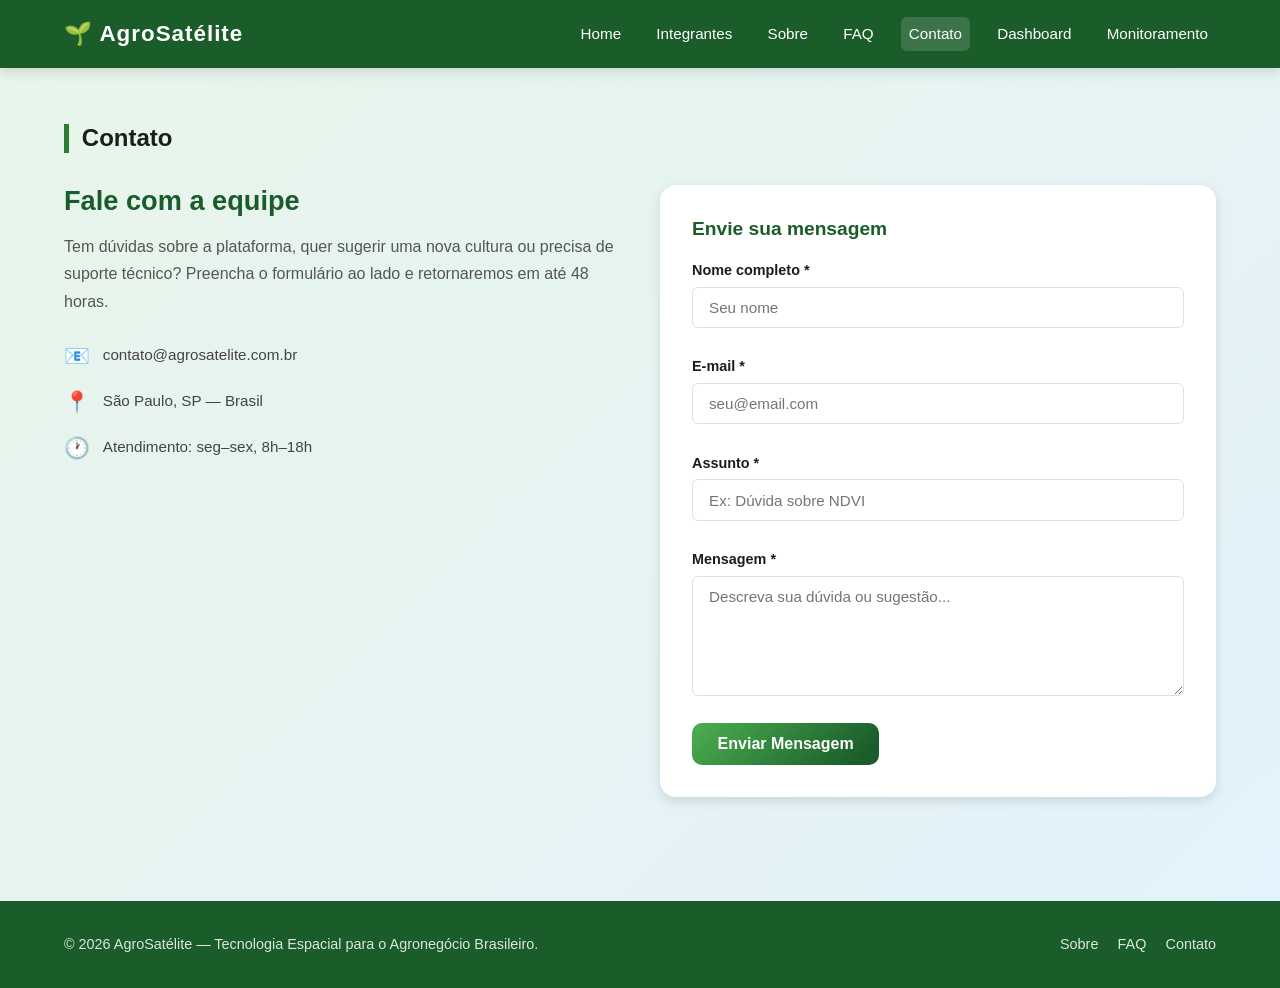
<file: pages/contato.html>
<!DOCTYPE html>
<html lang="pt-br">

<head>
    <meta charset="UTF-8">
    <meta name="viewport" content="width=device-width, initial-scale=1.0">
    <meta name="description" content="Entre em contato com a equipe do AgroSatélite.">
    <title>AgroSatélite — Contato</title>
    <link rel="stylesheet" href="../assets/css/main.css">
    <script src="../assets/js/main.js" defer></script>
</head>

<body>

    <header class="header">
        <div class="container nav-container">
            <p class="logo-text">🌱 AgroSatélite</p>

            <button class="menu-toggle" id="menuToggle" aria-label="Abrir menu de navegação" aria-expanded="false">
                ☰
            </button>

            <nav class="nav" id="navMenu" aria-label="Menu principal">
                <a href="../index.html" aria-label="Ir para a Página Inicial">Home</a>
                <a href="../pages/integrantes.html" aria-label="Ver Integrantes da equipe">Integrantes</a>
                <a href="../pages/sobre.html" aria-label="Saiba mais Sobre o projeto">Sobre</a>
                <a href="../pages/faq.html" aria-label="Perguntas Frequentes">FAQ</a>
                <a href="../pages/contato.html" aria-label="Entrar em Contato" aria-current="page">Contato</a>
                <a href="../pages/dashboard.html" aria-label="Acessar o Dashboard de consulta">Dashboard</a>
                <a href="../pages/monitoramento.html" aria-label="Ver Monitoramento Satelital">Monitoramento</a>
            </nav>
        </div>
    </header>

    <main>

        <section class="section container" aria-labelledby="contato-titulo">
            <h1 id="contato-titulo">Contato</h1>

            <div class="contato-wrapper mt-2">

                <div class="contato-info">
                    <h2>Fale com a equipe</h2>
                    <p>
                        Tem dúvidas sobre a plataforma, quer sugerir uma nova cultura ou precisa de suporte técnico?
                        Preencha o formulário ao lado e retornaremos em até 48 horas.
                    </p>

                    <div class="info-item">
                        <span aria-hidden="true">📧</span>
                        <span>contato@agrosatelite.com.br</span>
                    </div>
                    <div class="info-item">
                        <span aria-hidden="true">📍</span>
                        <span>São Paulo, SP — Brasil</span>
                    </div>
                    <div class="info-item">
                        <span aria-hidden="true">🕐</span>
                        <span>Atendimento: seg–sex, 8h–18h</span>
                    </div>
                </div>

                <div class="contato-form">
                    <h3>Envie sua mensagem</h3>

                    <form id="contactForm" novalidate>

                        <div class="form-group">
                            <label for="nome">Nome completo *</label>
                            <input type="text" id="nome" name="nome" placeholder="Seu nome" required>
                            <span class="field-error" role="alert" aria-live="polite"></span>
                        </div>

                        <div class="form-group">
                            <label for="email">E-mail *</label>
                            <input type="email" id="email" name="email" placeholder="seu@email.com" required>
                            <span class="field-error" role="alert" aria-live="polite"></span>
                        </div>

                        <div class="form-group">
                            <label for="assunto">Assunto *</label>
                            <input type="text" id="assunto" name="assunto" placeholder="Ex: Dúvida sobre NDVI" required>
                            <span class="field-error" role="alert" aria-live="polite"></span>
                        </div>

                        <div class="form-group">
                            <label for="mensagem">Mensagem *</label>
                            <textarea id="mensagem" name="mensagem" placeholder="Descreva sua dúvida ou sugestão..." required></textarea>
                            <span class="field-error" role="alert" aria-live="polite"></span>
                        </div>

                        <button type="submit" class="btn" aria-label="Enviar mensagem de contato">
                            Enviar Mensagem
                        </button>

                        <div id="feedbackContato" role="alert" aria-live="polite"></div>

                    </form>
                </div>

            </div>
        </section>

    </main>

    <footer class="footer">
        <div class="container footer-inner">
            <p>&copy; 2026 AgroSatélite — Tecnologia Espacial para o Agronegócio Brasileiro.</p>
            <nav class="footer-links" aria-label="Links do rodapé">
                <a href="../pages/sobre.html">Sobre</a>
                <a href="../pages/faq.html">FAQ</a>
                <a href="../pages/contato.html">Contato</a>
            </nav>
        </div>
    </footer>

    <button class="back-top" id="backToTop" aria-label="Voltar ao topo da página">↑</button>

</body>

</html>
</file>
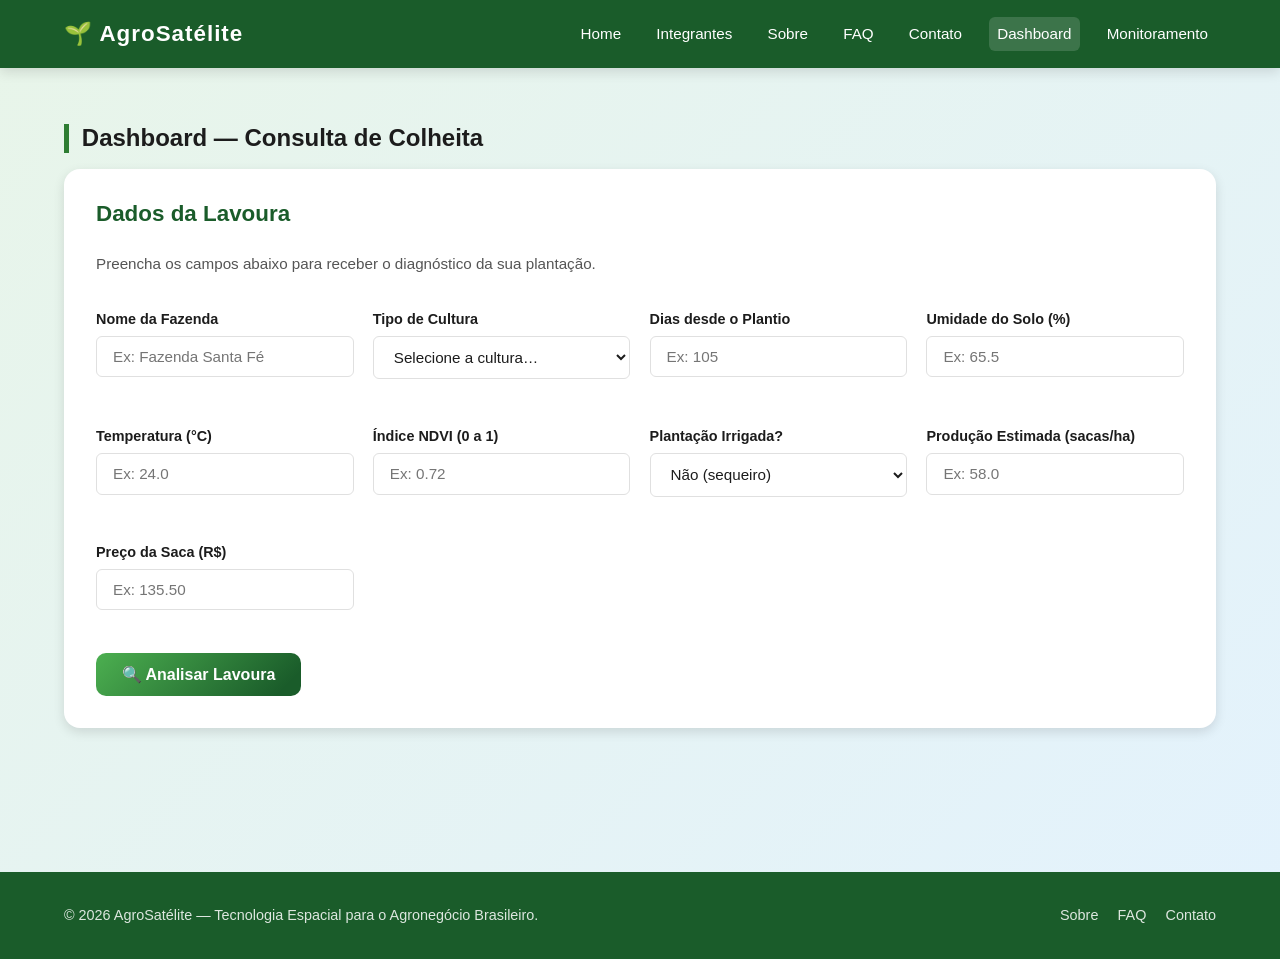
<file: pages/dashboard.html>
<!DOCTYPE html>
<html lang="pt-br">

<head>
    <meta charset="UTF-8">
    <meta name="viewport" content="width=device-width, initial-scale=1.0">
    <meta name="description" content="Dashboard de consulta — informe os dados da sua lavoura e descubra se está pronta para colheita.">
    <title>AgroSatélite — Dashboard de Consulta</title>
    <link rel="stylesheet" href="../assets/css/main.css">
    <script src="../assets/js/main.js" defer></script>
</head>

<body>

    <header class="header">
        <div class="container nav-container">
            <p class="logo-text">🌱 AgroSatélite</p>

            <button class="menu-toggle" id="menuToggle" aria-label="Abrir menu de navegação" aria-expanded="false">
                ☰
            </button>

            <nav class="nav" id="navMenu" aria-label="Menu principal">
                <a href="../index.html" aria-label="Ir para a Página Inicial">Home</a>
                <a href="../pages/integrantes.html" aria-label="Ver Integrantes da equipe">Integrantes</a>
                <a href="../pages/sobre.html" aria-label="Saiba mais Sobre o projeto">Sobre</a>
                <a href="../pages/faq.html" aria-label="Perguntas Frequentes">FAQ</a>
                <a href="../pages/contato.html" aria-label="Entrar em Contato">Contato</a>
                <a href="../pages/dashboard.html" aria-label="Acessar o Dashboard de consulta" aria-current="page">Dashboard</a>
                <a href="../pages/../pages/monitoramento.html" aria-label="Ver Monitoramento Satelital">Monitoramento</a>
            </nav>
        </div>
    </header>

    <main>

        <section class="section container" aria-labelledby="dashboard-titulo">
            <h1 id="dashboard-titulo">Dashboard — Consulta de Colheita</h1>

            <div class="consulta-panel mt-1">
                <h2>Dados da Lavoura</h2>
                <p class="mb-2 text-intro">
                    Preencha os campos abaixo para receber o diagnóstico da sua plantação.
                </p>

                <form id="consultaForm" novalidate>

                    <div class="consulta-grid">

                        <div class="form-group">
                            <label for="nomeFazenda">Nome da Fazenda</label>
                            <input type="text" id="nomeFazenda" name="nomeFazenda"
                                   placeholder="Ex: Fazenda Santa Fé" required>
                                   <span class="field-error" role="alert" aria-live="polite"></span>
                        </div>

                        <div class="form-group">
                            <label for="tipoCultura">Tipo de Cultura</label>
                            <select id="tipoCultura" name="tipoCultura" required>
                                <option value="">Selecione a cultura…</option>
                                <option value="soja">Soja</option>
                                <option value="milho">Milho</option>
                                <option value="trigo">Trigo</option>
                                <option value="arroz">Arroz</option>
                                <option value="feijao">Feijão</option>
                            </select>
                            <span class="field-error" role="alert" aria-live="polite"></span>
                        </div>

                        <div class="form-group">
                            <label for="diasPlantio">Dias desde o Plantio</label>
                            <input type="number" id="diasPlantio" name="diasPlantio"
                                   min="1" max="365" placeholder="Ex: 105" required>
                                   <span class="field-error" role="alert" aria-live="polite"></span>
                        </div>

                        <div class="form-group">
                            <label for="umidade">Umidade do Solo (%)</label>
                            <input type="number" id="umidade" name="umidade"
                                   min="0" max="100" step="0.1" placeholder="Ex: 65.5" required>
                                   <span class="field-error" role="alert" aria-live="polite"></span>
                        </div>

                        <div class="form-group">
                            <label for="temperatura">Temperatura (°C)</label>
                            <input type="number" id="temperatura" name="temperatura"
                                   min="-10" max="50" step="0.1" placeholder="Ex: 24.0" required>
                                   <span class="field-error" role="alert" aria-live="polite"></span>
                        </div>

                        <div class="form-group">
                            <label for="ndvi">Índice NDVI (0 a 1)</label>
                            <input type="number" id="ndvi" name="ndvi"
                                   min="0" max="1" step="0.01" placeholder="Ex: 0.72" required>
                                   <span class="field-error" role="alert" aria-live="polite"></span>
                        </div>

                        <div class="form-group">
                            <label for="irrigada">Plantação Irrigada?</label>
                            <select id="irrigada" name="irrigada">
                                <option value="nao">Não (sequeiro)</option>
                                <option value="sim">Sim</option>
                            </select>
                        </div>

                        <div class="form-group">
                            <label for="producao">Produção Estimada (sacas/ha)</label>
                            <input type="number" id="producao" name="producao"
                                   min="0" step="0.1" placeholder="Ex: 58.0">
                                   <span class="field-error" role="alert" aria-live="polite"></span>
                        </div>

                        <div class="form-group">
                            <label for="precoSaca">Preço da Saca (R$)</label>
                            <input type="number" id="precoSaca" name="precoSaca"
                                   min="0" step="0.01" placeholder="Ex: 135.50">
                                   <span class="field-error" role="alert" aria-live="polite"></span>
                        </div>

                    </div>

                    <button type="submit" class="btn mt-1" aria-label="Analisar dados da lavoura">
                        🔍 Analisar Lavoura
                    </button>

                </form>
            </div>

            <div class="resultado-area" id="resultadoArea" aria-live="polite" aria-atomic="true">

                <div class="resultado-header">
                    <h2>Resultado para: <span id="resultFazenda">—</span></h2>
                    <span class="status-badge" id="statusBadge">—</span>
                </div>

                <p id="statusMsg" class="status-descricao"></p>

                <div class="metricas-grid">
                    <div class="metrica-card">
                        <p class="metrica-label">Cultura</p>
                        <p class="metrica-valor" id="resultCultura">—</p>
                    </div>
                    <div class="metrica-card">
                        <p class="metrica-label">Dias de Plantio</p>
                        <p class="metrica-valor"><span id="resultDias">—</span> <span class="metrica-unidade">dias</span></p>
                    </div>
                    <div class="metrica-card">
                        <p class="metrica-label">Umidade</p>
                        <p class="metrica-valor"><span id="resultUmidade">—</span> <span class="metrica-unidade">%</span></p>
                    </div>
                    <div class="metrica-card">
                        <p class="metrica-label">Temperatura</p>
                        <p class="metrica-valor"><span id="resultTemp">—</span> <span class="metrica-unidade">°C</span></p>
                    </div>
                    <div class="metrica-card">
                        <p class="metrica-label">NDVI</p>
                        <p class="metrica-valor" id="resultNdvi">—</p>
                    </div>
                    <div class="metrica-card">
                        <p class="metrica-label">Irrigada</p>
                        <p class="metrica-valor" id="resultIrrigada">—</p>
                    </div>
                    <div class="metrica-card">
                        <p class="metrica-label">Produção Est.</p>
                        <p class="metrica-valor"><span id="resultProducao">—</span> <span class="metrica-unidade">sc/ha</span></p>
                    </div>
                    <div class="metrica-card">
                        <p class="metrica-label">Preço da Saca</p>
                        <p class="metrica-valor preco-saca" id="resultPreco">—</p>
                    </div>
                    <div class="metrica-card">
                    <p class="metrica-label">Receita Estimada (R$/ha)</p>
                    <p class="metrica-valor" id="resultReceita">—</p>
                    </div>
                </div>

                <div class="card ndvi-bar-wrapper">
                    <div class="ndvi-label">
                        <span>NDVI: <strong id="ndviValorDisplay">—</strong></span>
                        <span>Escala: 0 → 1</span>
                    </div>
                    <div class="ndvi-track" role="progressbar" aria-label="Índice NDVI">
                        <div class="ndvi-fill" id="ndviFill"></div>
                    </div>
                </div>

            </div>

        </section>

    </main>

    <footer class="footer">
        <div class="container footer-inner">
            <p>&copy; 2026 AgroSatélite — Tecnologia Espacial para o Agronegócio Brasileiro.</p>
            <nav class="footer-links" aria-label="Links do rodapé">
                <a href="../pages/sobre.html">Sobre</a>
                <a href="../pages/faq.html">FAQ</a>
                <a href="../pages/contato.html">Contato</a>
            </nav>
        </div>
    </footer>

    <button class="back-top" id="backToTop" aria-label="Voltar ao topo da página">↑</button>

</body>

</html>
</file>
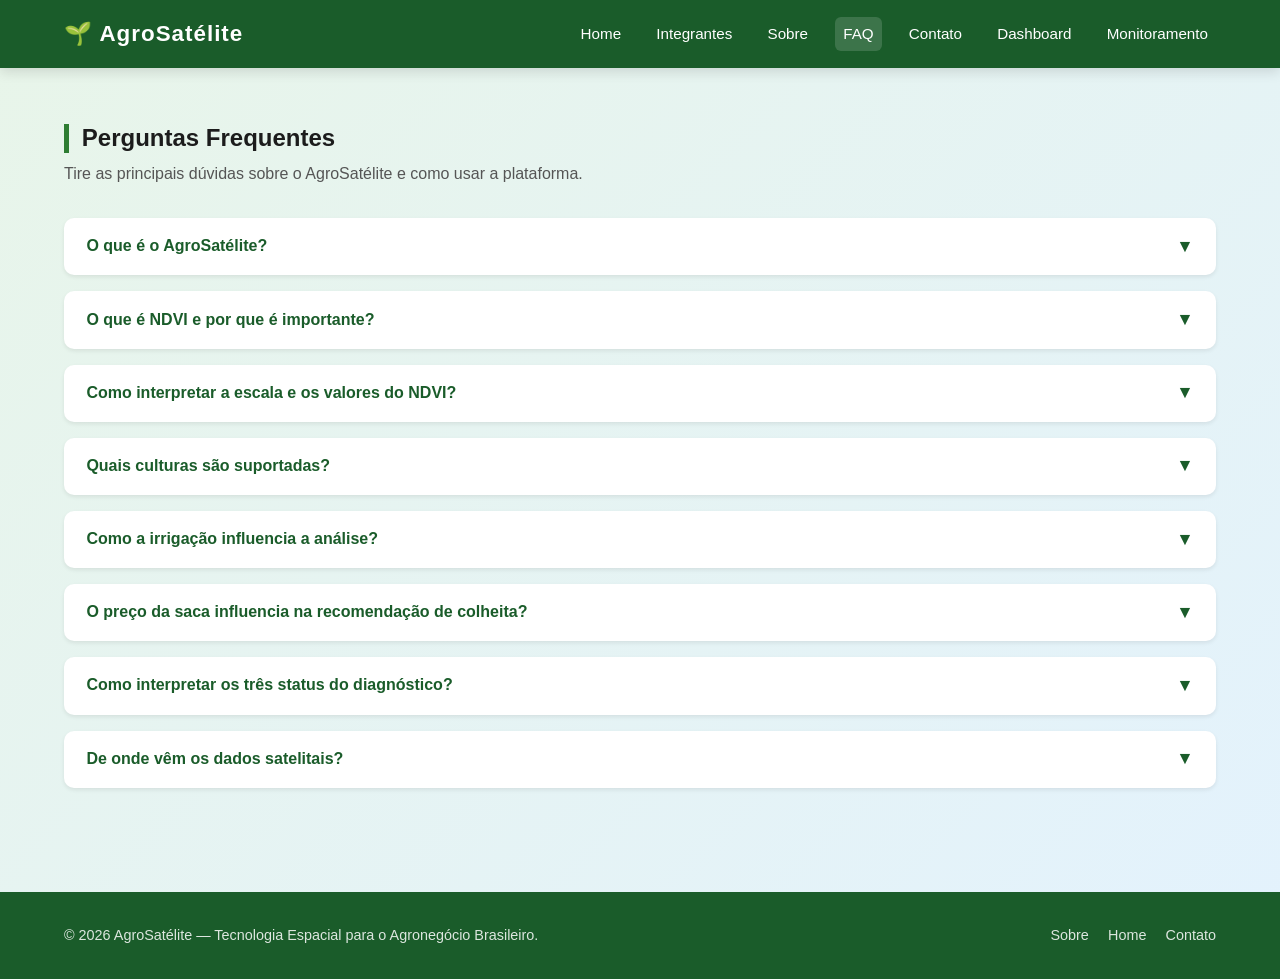
<file: pages/faq.html>
<!DOCTYPE html>
<html lang="pt-br">

<head>
    <meta charset="UTF-8">
    <meta name="viewport" content="width=device-width, initial-scale=1.0">
    <meta name="description" content="Perguntas frequentes sobre o AgroSatélite.">
    <title>AgroSatélite — FAQ</title>
    <link rel="stylesheet" href="../assets/css/main.css">
    <script src="../assets/js/main.js" defer></script>
</head>

<body>

    <header class="header">
        <div class="container nav-container">
            <p class="logo-text">&#127793 AgroSatélite</p>

            <button class="menu-toggle" id="menuToggle" aria-label="Abrir menu de navegação" aria-expanded="false">
                ☰
            </button>

            <nav class="nav" id="navMenu" aria-label="Menu principal">
                <a href="../pages/index.html" aria-label="Ir para a Página Inicial">Home</a>
                <a href="../pages/integrantes.html" aria-label="Ver Integrantes da equipe">Integrantes</a>
                <a href="../pages/sobre.html" aria-label="Saiba mais Sobre o projeto">Sobre</a>
                <a href="../pages/faq.html" aria-label="Perguntas Frequentes" aria-current="page">FAQ</a>
                <a href="../pages/contato.html" aria-label="Entrar em Contato">Contato</a>
                <a href="../pages/dashboard.html" aria-label="Acessar o Dashboard de consulta">Dashboard</a>
                <a href="../pages/monitoramento.html" aria-label="Ver Monitoramento Satelital">Monitoramento</a>
            </nav>
        </div>
    </header>

    <main>

        <section class="section container" aria-labelledby="faq-titulo">
            <h1 id="faq-titulo">Perguntas Frequentes</h1>
            <p class="mb-2 text-muted">Tire as principais dúvidas sobre o AgroSatélite e como usar a plataforma.</p>

            <div class="faq-list" role="list">

                <div class="accordion-item" role="listitem">
                    <button class="accordion-header" aria-expanded="false" aria-controls="faq-1">
                        O que é o AgroSatélite?
                        <span class="chevron" aria-hidden="true">&#9660</span>
                    </button>
                    <div class="accordion-content" id="faq-1" role="region">
                        O AgroSatélite é um sistema web de monitoramento agrícola inteligente que integra dados satelitais,
                        climáticos e de cultivo para recomendar o momento ideal de colheita. O agricultor informa os dados
                        de sua fazenda e recebe um diagnóstico baseado em NDVI, temperatura, umidade e histórico da cultura.
                    </div>
                </div>

                <div class="accordion-item" role="listitem">
                    <button class="accordion-header" aria-expanded="false" aria-controls="faq-2">
                        O que é NDVI e por que é importante?
                        <span class="chevron" aria-hidden="true">&#9660</span>
                    </button>
                    <div class="accordion-content" id="faq-2" role="region">
                        O <strong>NDVI (Normalized Difference Vegetation Index)</strong> é um índice obtido por imagens
                        de satélite que mede a saúde e densidade da vegetação. Varia de -1 a 1: valores acima de 0,5
                        indicam vegetação densa e saudável. Quando o NDVI começa a cair, significa que a planta está
                        maturando — o momento ideal para colheita.
                    </div>
                </div>
                
                <div class="accordion-item" role="listitem">
                    <button class="accordion-header" aria-expanded="false" aria-controls="faq-ndvi-escala">
                        Como interpretar a escala e os valores do NDVI?
                        <span class="chevron" aria-hidden="true">&#9660;</span>
                    </button>
                    <div class="accordion-content" id="faq-ndvi-escala" role="region">
                        <p>
                            As plantas saudáveis possuem muita clorofila e estruturas celulares ativas. Por isso, elas absorvem a luz vermelha (usada na fotossíntese) e refletem fortemente a luz infravermelha. O NDVI cruza essas duas informações e gera um índice que varia de <strong>-1 a 1</strong>:
                        </p>
        
                        <ul class="faq-ndvi-list">
                            <li><strong>-1 a 0:</strong> Superfícies sem vegetação, como água, nuvens ou áreas urbanas.</li>
                            <li><strong>0 a 0,33:</strong> Solo exposto, rochas ou vegetação severamente escassa ou morta.</li>
                            <li><strong>0,33 a 0,6:</strong> Vegetação em estágios iniciais ou sob algum nível de estresse hídrico/nutricional.</li>
                            <li><strong>0,6 a 1:</strong> Vegetação densa e altamente saudável (como florestas ou   lavouras em pleno desenvolvimento).</li>
                        </ul>
                    </div>
                </div>

                <div class="accordion-item" role="listitem">
                    <button class="accordion-header" aria-expanded="false" aria-controls="faq-3">
                        Quais culturas são suportadas?
                        <span class="chevron" aria-hidden="true">&#9660</span>
                    </button>
                    <div class="accordion-content" id="faq-3" role="region">
                        Atualmente o sistema suporta <strong>soja, milho, trigo, arroz e feijão</strong>. Cada cultura
                        possui parâmetros próprios de ciclo mínimo, NDVI ideal e umidade recomendada, que são usados
                        na análise. Mais culturas serão adicionadas em versões futuras.
                    </div>
                </div>

                <div class="accordion-item" role="listitem">
                    <button class="accordion-header" aria-expanded="false" aria-controls="faq-4">
                        Como a irrigação influencia a análise?
                        <span class="chevron" aria-hidden="true">&#9660</span>
                    </button>
                    <div class="accordion-content" id="faq-4" role="region">
                        Plantações irrigadas tendem a ter umidade do solo mais controlada, o que pode antecipar levemente
                        a maturação. O sistema registra essa informação para ajustar a interpretação dos dados e fornecer
                        recomendações mais precisas comparado a plantações de sequeiro.
                    </div>
                </div>

                <div class="accordion-item" role="listitem">
                    <button class="accordion-header" aria-expanded="false" aria-controls="faq-5">
                        O preço da saca influencia na recomendação de colheita?
                        <span class="chevron" aria-hidden="true">&#9660</span>
                    </button>
                    <div class="accordion-content" id="faq-5" role="region">
                        Diretamente, não — a recomendação de colheita é baseada em critérios agronômicos. Porém, o preço
                        da saca é exibido no painel para que o agricultor possa estimar o retorno financeiro total com
                        base na produção informada, apoiando a tomada de decisão comercial.
                    </div>
                </div>

                <div class="accordion-item" role="listitem">
                    <button class="accordion-header" aria-expanded="false" aria-controls="faq-6">
                        Como interpretar os três status do diagnóstico?
                        <span class="chevron" aria-hidden="true">&#9660</span>
                    </button>
                    <div class="accordion-content" id="faq-6" role="region">
                        <strong>✓ Pronto para Colheita:</strong> todos os indicadores (dias, NDVI, umidade, temperatura)
                        atingiram os valores ideais. <br><br>
                        <strong>⏳ Aguardar:</strong> a maioria dos indicadores está dentro do esperado, mas alguns ainda
                        precisam de mais tempo. <br><br>
                        <strong>&#9888 Atenção:</strong> múltiplas condições adversas detectadas — recomenda-se verificação
                        agronômica urgente.
                    </div>
                </div>

                <div class="accordion-item" role="listitem">
                    <button class="accordion-header" aria-expanded="false" aria-controls="faq-7">
                        De onde vêm os dados satelitais?
                        <span class="chevron" aria-hidden="true">&#9660</span>
                    </button>
                    <div class="accordion-content" id="faq-7" role="region">
                        A inspiração do projeto utiliza dados abertos da <strong>NASA</strong> (nasa.gov), da
                        <strong>ESA — Agência Espacial Europeia</strong> (esa.int) e do
                        <strong>Space Charter</strong> (disasterscharter.org), que provê dados satelitais para
                        monitoramento e resposta a desastres.
                    </div>
                </div>

            </div>
        </section>

    </main>

    <footer class="footer">
        <div class="container footer-inner">
            <p>&copy; 2026 AgroSatélite — Tecnologia Espacial para o Agronegócio Brasileiro.</p>
            <nav class="footer-links" aria-label="Links do rodapé">
                <a href="../pages/sobre.html">Sobre</a>
                <a href="../index.html">Home</a>
                <a href="../pages/contato.html">Contato</a>
            </nav>
        </div>
    </footer>

    <button class="back-top" id="backToTop" aria-label="Voltar ao topo da página">↑</button>

</body>

</html>
</file>
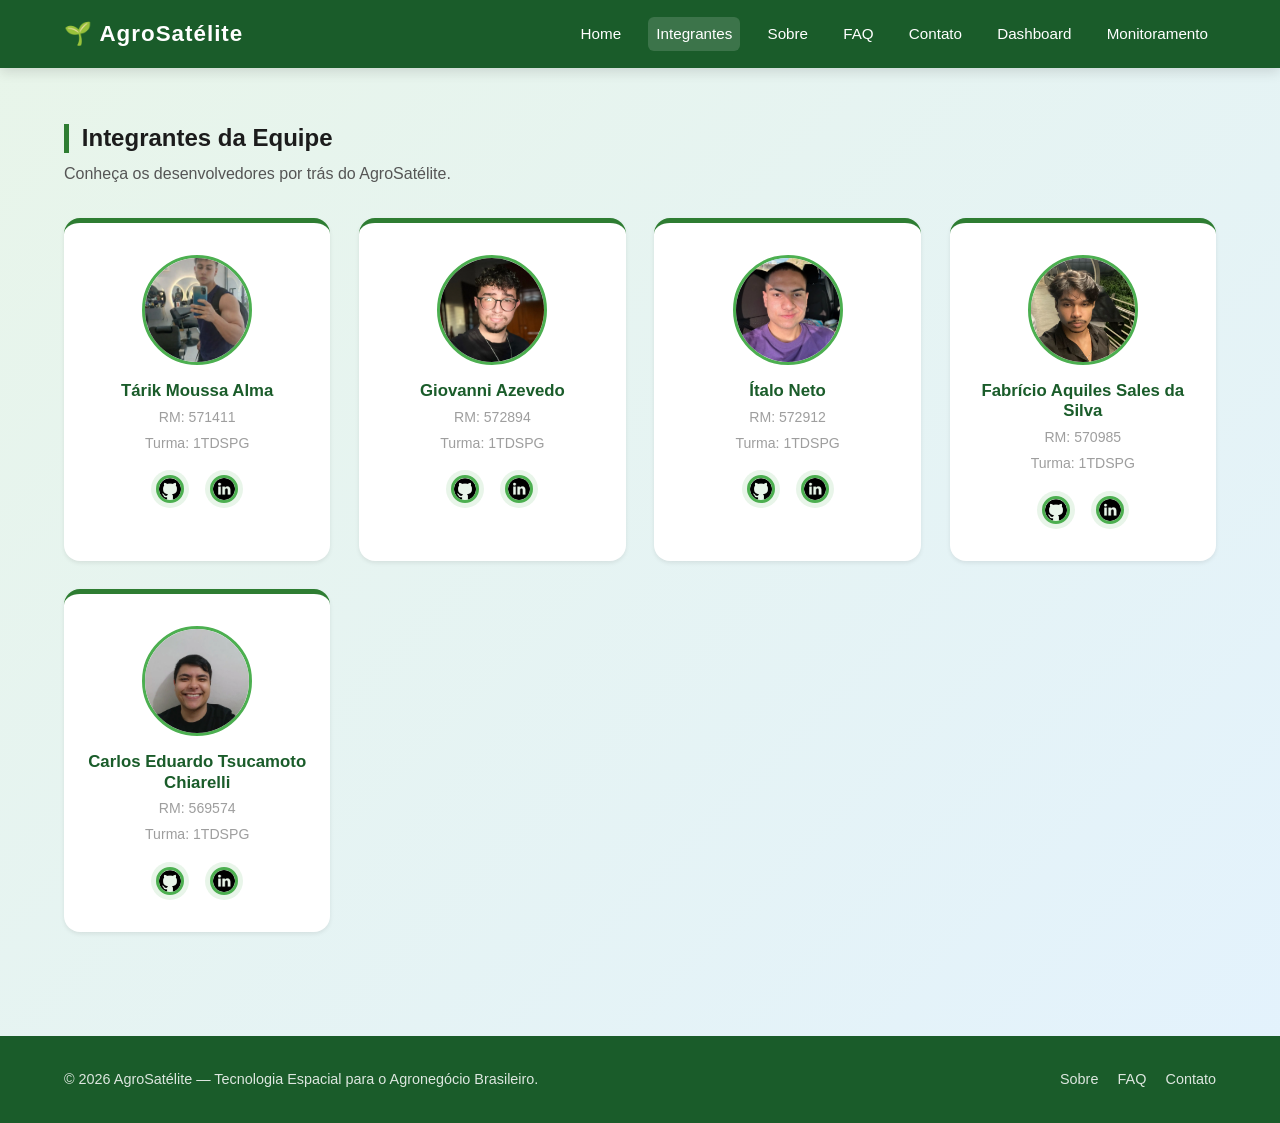
<file: pages/integrantes.html>
<!DOCTYPE html>
<html lang="pt-br">

<head>
    <meta charset="UTF-8">
    <meta name="viewport" content="width=device-width, initial-scale=1.0">
    <meta name="description" content="Conheça os integrantes da equipe AgroSatélite.">
    <title>AgroSatélite — Integrantes</title>
    <link rel="stylesheet" href="../assets/css/main.css">
    <script src="../assets/js/main.js" defer></script>
</head>

<body>

    <header class="header">
        <div class="container nav-container">
            <p class="logo-text">&#127793 AgroSatélite</p>

            <button class="menu-toggle" id="menuToggle" aria-label="Abrir menu de navegação" aria-expanded="false">
                ☰
            </button>

            <nav class="nav" id="navMenu" aria-label="Menu principal">
                <a href="../index.html" aria-label="Ir para a Página Inicial">Home</a>
                <a href="../pages/integrantes.html" aria-label="Ver Integrantes da equipe" aria-current="page">Integrantes</a>
                <a href="../pages/sobre.html" aria-label="Saiba mais Sobre o projeto">Sobre</a>
                <a href="../pages/faq.html" aria-label="Perguntas Frequentes">FAQ</a>
                <a href="../pages/contato.html" aria-label="Entrar em Contato">Contato</a>
                <a href="../pages/dashboard.html" aria-label="Acessar o Dashboard de consulta">Dashboard</a>
                <a href="../pages/monitoramento.html" aria-label="Ver Monitoramento Satelital">Monitoramento</a>
            </nav>
        </div>
    </header>

    <main>

        <section class="section container" aria-labelledby="integrantes-titulo">
            <h1 id="integrantes-titulo">Integrantes da Equipe</h1>
            <p class="mb-2 text-muted">Conheça os desenvolvedores por trás do AgroSatélite.</p>

            <div class="integrantes-grid">

                <article class="integrante-card">
                    <img src="../assets/img/integrantes/Tarik.webp"
                         alt="Foto de Tárik Moussa Alma">
                    <h3>Tárik Moussa Alma</h3>
                    <p>RM: 571411</p>
                    <p>Turma: 1TDSPG</p>
                    <div class="social-links">
                        <a href="https://github.com/cearaa"
                           target="_blank"
                           rel="noopener noreferrer"
                           aria-label="GitHub de Tárik Moussa Alma">
                            <img src="../assets/img/icones/github.png" alt="Ícone do GitHub">
                        </a>
                        <a href="https://www.linkedin.com/in/rikk-alma"
                           target="_blank"
                           rel="noopener noreferrer"
                           aria-label="LinkedIn de Tárik Moussa Alma">
                            <img src="../assets/img/icones/linkedin.png" alt="Ícone do LinkedIn">
                        </a>
                    </div>
                </article>

                <article class="integrante-card">
                    <img src="../assets/img/integrantes/Giovanni.webp"
                         alt="Foto de Giovanni Azevedo">
                    <h3>Giovanni Azevedo</h3>
                    <p>RM: 572894</p>
                    <p>Turma: 1TDSPG</p>
                    <div class="social-links">
                        <a href="https://github.com/GiovanniDEVazevedo"
                           target="_blank"
                           rel="noopener noreferrer"
                           aria-label="GitHub de Giovanni Azevedo">
                            <img src="../assets/img/icones/github.png" alt="Ícone do GitHub">
                        </a>
                        <a href="https://www.linkedin.com/in/giovanni-azevedo-760753353/"
                           target="_blank"
                           rel="noopener noreferrer"
                           aria-label="LinkedIn de Giovanni Azevedo">
                            <img src="../assets/img/icones/linkedin.png" alt="Ícone do LinkedIn">
                        </a>
                    </div>
                </article>

                <article class="integrante-card">
                    <img src="../assets/img/integrantes/Italo.webp"
                         alt="Foto de Ítalo Neto">
                    <h3>Ítalo Neto</h3>
                    <p>RM: 572912</p>
                    <p>Turma: 1TDSPG</p>
                    <div class="social-links">
                        <a href="https://github.com/I-neeto99"
                           target="_blank"
                           rel="noopener noreferrer"
                           aria-label="GitHub de Ítalo Neto">
                            <img src="../assets/img/icones/github.png" alt="Ícone do GitHub">
                        </a>
                        <a href="https://www.linkedin.com/in/italo-neto-390579345/"
                           target="_blank"
                           rel="noopener noreferrer"
                           aria-label="LinkedIn de Ítalo Neto">
                            <img src="../assets/img/icones/linkedin.png" alt="Ícone do LinkedIn">
                        </a>
                    </div>
                </article>

                <article class="integrante-card">
                    <img src="../assets/img/integrantes/fabricio.webp"
                         alt="Foto de Fabrício Aquiles Sales da Silva">
                    <h3>Fabrício Aquiles Sales da Silva</h3>
                    <p>RM: 570985</p>
                    <p>Turma: 1TDSPG</p>
                    <div class="social-links">
                        <a href="https://github.com/fabricioaquiles"
                           target="_blank"
                           rel="noopener noreferrer"
                           aria-label="GitHub de Fabrício Aquiles Sales da Silva">
                            <img src="../assets/img/icones/github.png" alt="Ícone do GitHub">
                        </a>
                        <a href="https://www.linkedin.com/in/fabricioaquiles/"
                           target="_blank"
                           rel="noopener noreferrer"
                           aria-label="LinkedIn de Fabrício Aquiles Sales da Silva">
                            <img src="../assets/img/icones/linkedin.png" alt="Ícone do LinkedIn">
                        </a>
                    </div>
                </article>

                <article class="integrante-card">
                    <img src="../assets/img/integrantes/Carlos.webp"
                         alt="Foto de Carlos Eduardo Tsucamoto Chiarelli">
                    <h3>Carlos Eduardo Tsucamoto Chiarelli</h3>
                    <p>RM: 569574</p>
                    <p>Turma: 1TDSPG</p>
                    <div class="social-links">
                        <a href="https://github.com/carlostsucamoto"
                           target="_blank"
                           rel="noopener noreferrer"
                           aria-label="GitHub de Carlos Eduardo Tsucamoto Chiarelli">
                            <img src="../assets/img/icones/github.png" alt="Ícone do GitHub">
                        </a>
                        <a href="https://www.linkedin.com/in/carlostsucamoto/"
                           target="_blank"
                           rel="noopener noreferrer"
                           aria-label="LinkedIn de Carlos Eduardo Tsucamoto Chiarelli">
                            <img src="../assets/img/icones/linkedin.png" alt="Ícone do LinkedIn">
                        </a>
                    </div>
                </article>

            </div>
        </section>

    </main>

    <footer class="footer">
        <div class="container footer-inner">
            <p>&copy; 2026 AgroSatélite — Tecnologia Espacial para o Agronegócio Brasileiro.</p>
            <nav class="footer-links" aria-label="Links do rodapé">
                <a href="../pages/sobre.html">Sobre</a>
                <a href="../pages/faq.html">FAQ</a>
                <a href="../pages/contato.html">Contato</a>
            </nav>
        </div>
    </footer>

    <button class="back-top" id="backToTop" aria-label="Voltar ao topo da página">↑</button>

</body>

</html>
</file>
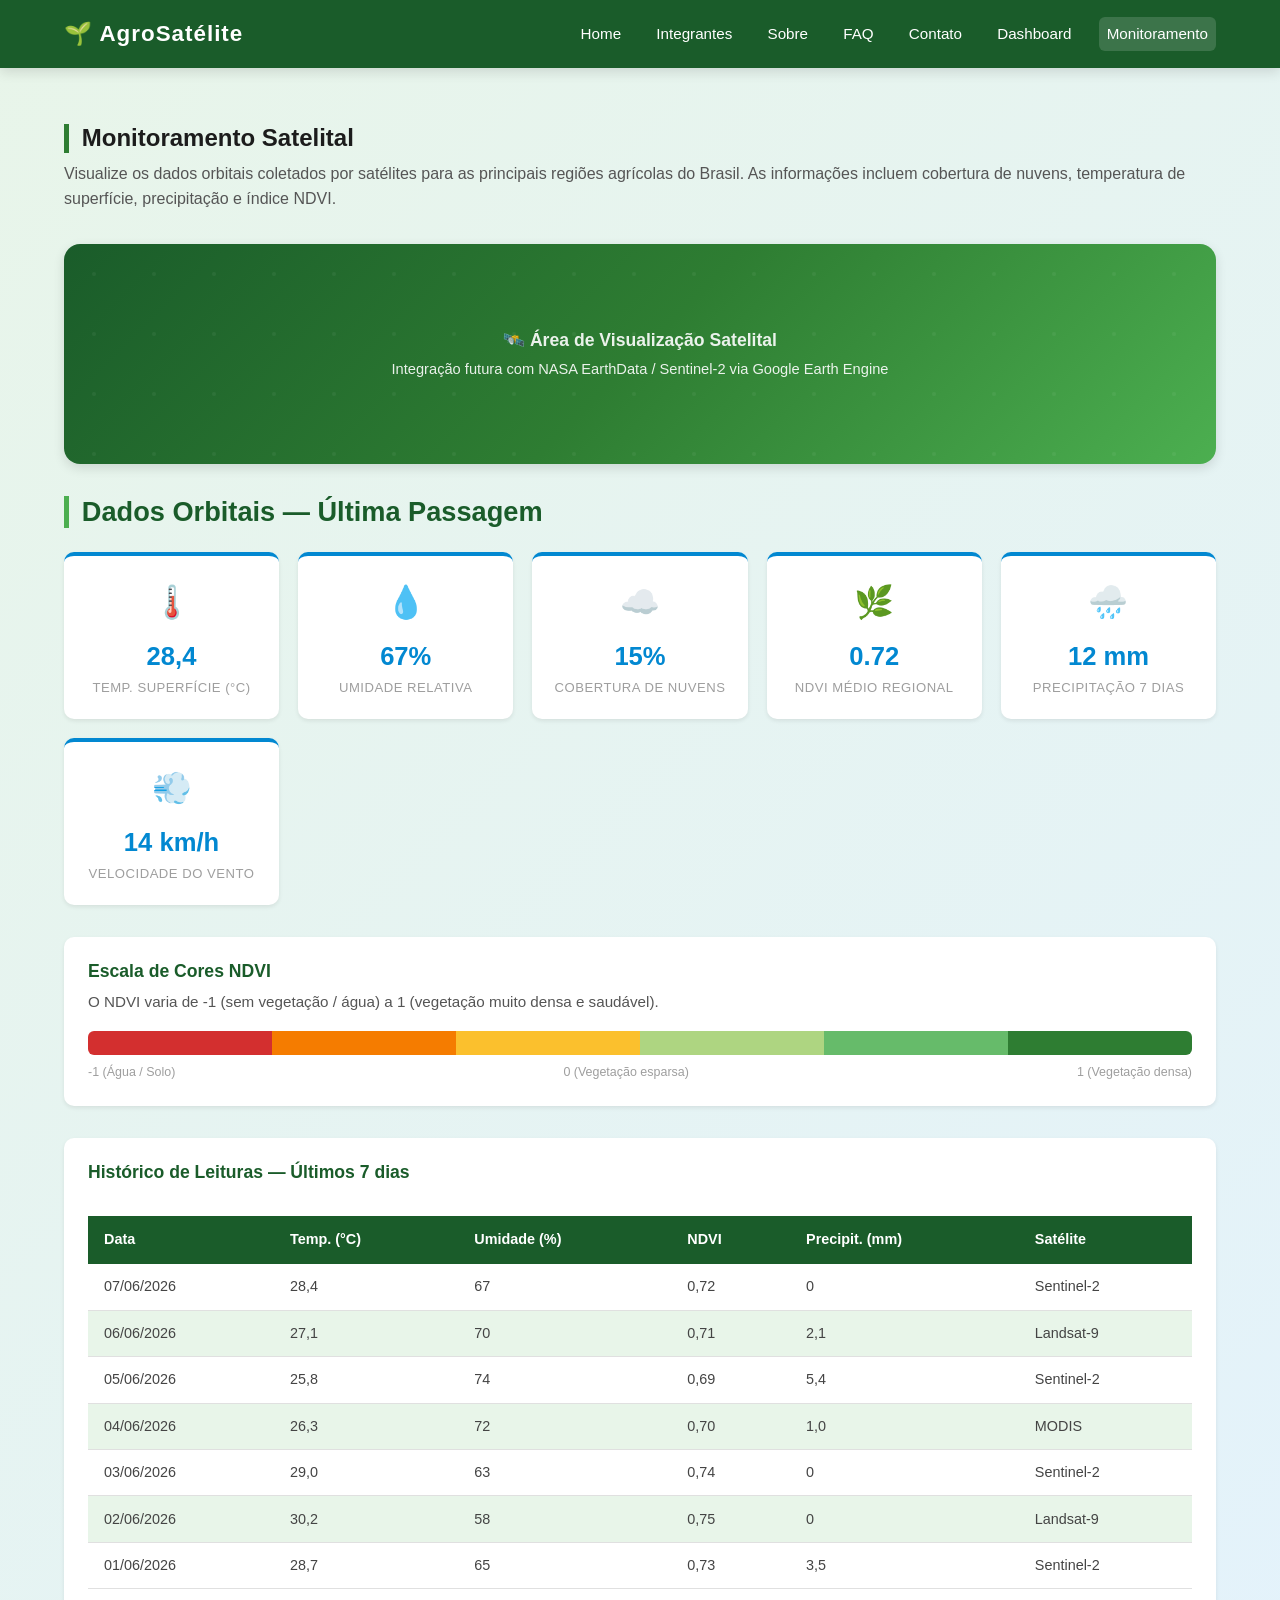
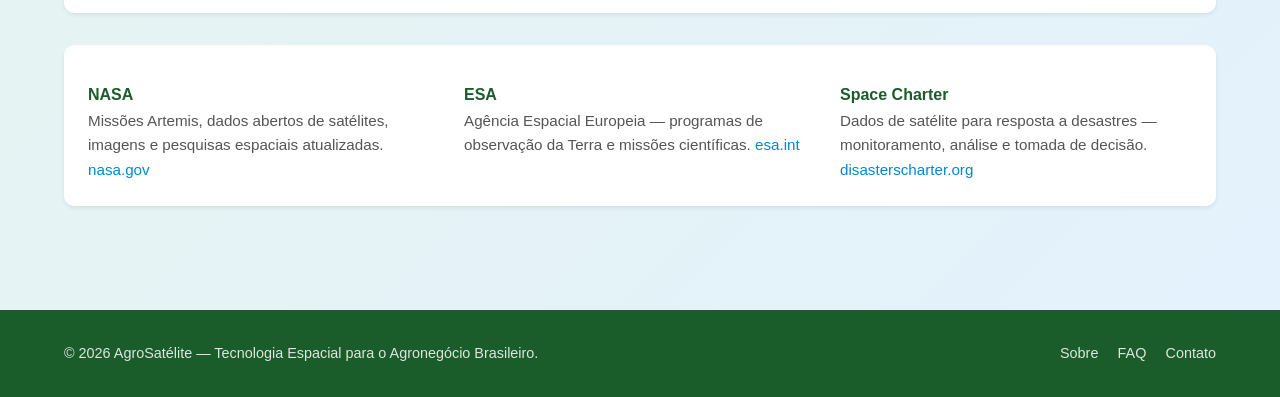
<file: pages/monitoramento.html>
<!DOCTYPE html>
<html lang="pt-br">

<head>
    <meta charset="UTF-8">
    <meta name="viewport" content="width=device-width, initial-scale=1.0">
    <meta name="description" content="Painel de monitoramento satelital — visualize dados orbitais da sua região agrícola.">
    <title>AgroSatélite — Monitoramento Satelital</title>
    <link rel="stylesheet" href="../assets/css/main.css">
    <script src="../assets/js/main.js" defer></script>
</head>

<body>

    <header class="header">
        <div class="container nav-container">
            <p class="logo-text">&#127793 AgroSatélite</p>

            <button class="menu-toggle" id="menuToggle" aria-label="Abrir menu de navegação" aria-expanded="false">
                ☰
            </button>

            <nav class="nav" id="navMenu" aria-label="Menu principal">
                <a href="../index.html" aria-label="Ir para a Página Inicial">Home</a>
                <a href="../pages/integrantes.html" aria-label="Ver Integrantes da equipe">Integrantes</a>
                <a href="../pages/sobre.html" aria-label="Saiba mais Sobre o projeto">Sobre</a>
                <a href="../pages/faq.html" aria-label="Perguntas Frequentes">FAQ</a>
                <a href="../pages/contato.html" aria-label="Entrar em Contato">Contato</a>
                <a href="../pages/dashboard.html" aria-label="Acessar o Dashboard de consulta">Dashboard</a>
                <a href="../pages/monitoramento.html" aria-label="Ver Monitoramento Satelital" aria-current="page">Monitoramento</a>
            </nav>
        </div>
    </header>

    <main>

        <section class="section container" aria-labelledby="mon-titulo">
            <h1 id="mon-titulo">Monitoramento Satelital</h1>
            <p class="mb-2 text-muted">
                Visualize os dados orbitais coletados por satélites para as principais regiões agrícolas do Brasil.
                As informações incluem cobertura de nuvens, temperatura de superfície, precipitação e índice NDVI.
            </p>

            <div class="mapa-placeholder" role="img" aria-label="Área reservada para visualização do mapa satelital">
                <p>
                    🛰️ <strong>Área de Visualização Satelital</strong><br>
                    <small>Integração futura com NASA EarthData / Sentinel-2 via Google Earth Engine</small>
                </p>
            </div>

            <section aria-labelledby="dados-titulo">
                <h2 id="dados-titulo">Dados Orbitais — Última Passagem</h2>
                <div class="satelital-grid mt-1">

                    <div class="satelital-card">
                        <p class="sat-icon" aria-hidden="true">🌡️</p>
                        <p class="sat-valor">28,4</p>
                        <p class="sat-label">Temp. Superfície (°C)</p>
                    </div>

                    <div class="satelital-card">
                        <p class="sat-icon" aria-hidden="true">💧</p>
                        <p class="sat-valor">67%</p>
                        <p class="sat-label">Umidade Relativa</p>
                    </div>

                    <div class="satelital-card">
                        <p class="sat-icon" aria-hidden="true">☁️</p>
                        <p class="sat-valor">15%</p>
                        <p class="sat-label">Cobertura de Nuvens</p>
                    </div>

                    <div class="satelital-card">
                        <p class="sat-icon" aria-hidden="true">🌿</p>
                        <p class="sat-valor">0.72</p>
                        <p class="sat-label">NDVI Médio Regional</p>
                    </div>

                    <div class="satelital-card">
                        <p class="sat-icon" aria-hidden="true">🌧️</p>
                        <p class="sat-valor">12 mm</p>
                        <p class="sat-label">Precipitação 7 dias</p>
                    </div>

                    <div class="satelital-card">
                        <p class="sat-icon" aria-hidden="true">💨</p>
                        <p class="sat-valor">14 km/h</p>
                        <p class="sat-label">Velocidade do Vento</p>
                    </div>

                </div>
            </section>

            <section class="card mt-2" aria-labelledby="ndvi-leg-titulo">
                <h3 id="ndvi-leg-titulo">Escala de Cores NDVI</h3>
                <p class="text-small-p mb-1">
                    O NDVI varia de -1 (sem vegetação / água) a 1 (vegetação muito densa e saudável).
                </p>
                <div class="ndvi-legend" role="img" aria-label="Barra de gradiente de cores do NDVI">
                    <span class="ndvi-c1"></span>
                    <span class="ndvi-c2"></span>
                    <span class="ndvi-c3"></span>
                    <span class="ndvi-c4"></span>
                    <span class="ndvi-c5"></span>
                    <span class="ndvi-c6"></span>
                </div>
                <div class="ndvi-legend-labels">
                    <span>-1 (Água / Solo)</span>
                    <span>0 (Vegetação esparsa)</span>
                    <span>1 (Vegetação densa)</span>
                </div>
            </section>

            <section class="card mt-2" aria-labelledby="hist-titulo">
                <h3 id="hist-titulo">Histórico de Leituras — Últimos 7 dias</h3>
                <div class="overflow-x mt-1">
                    <table class="tabela-historico mt-1">
                        <thead>
                            <tr>
                                <th scope="col">Data</th>
                                <th scope="col">Temp. (°C)</th>
                                <th scope="col">Umidade (%)</th>
                                <th scope="col">NDVI</th>
                                <th scope="col">Precipit. (mm)</th>
                                <th scope="col">Satélite</th>
                            </tr>
                        </thead>
                        <tbody>
                            <tr>
                                <td>07/06/2026</td><td>28,4</td><td>67</td><td>0,72</td><td>0</td><td>Sentinel-2</td>
                            </tr>
                            <tr>
                                <td>06/06/2026</td><td>27,1</td><td>70</td><td>0,71</td><td>2,1</td><td>Landsat-9</td>
                            </tr>
                            <tr>
                                <td>05/06/2026</td><td>25,8</td><td>74</td><td>0,69</td><td>5,4</td><td>Sentinel-2</td>
                            </tr>
                            <tr>
                                <td>04/06/2026</td><td>26,3</td><td>72</td><td>0,70</td><td>1,0</td><td>MODIS</td>
                            </tr>
                            <tr>
                                <td>03/06/2026</td><td>29,0</td><td>63</td><td>0,74</td><td>0</td><td>Sentinel-2</td>
                            </tr>
                            <tr>
                                <td>02/06/2026</td><td>30,2</td><td>58</td><td>0,75</td><td>0</td><td>Landsat-9</td>
                            </tr>
                            <tr>
                                <td>01/06/2026</td><td>28,7</td><td>65</td><td>0,73</td><td>3,5</td><td>Sentinel-2</td>
                            </tr>
                        </tbody>
                    </table>
                </div>
            </section>

            <section class="card mt-2" aria-labelledby="fontes-titulo">
                <div class="grid mt-1">
                    <div>
                        <h4 class="fonte-titulo">NASA</h4>
                        <p class="fonte-desc">
                            Missões Artemis, dados abertos de satélites, imagens e pesquisas espaciais atualizadas.
                            <a href="https://nasa.gov" target="_blank" rel="noopener noreferrer" class="fonte-link">nasa.gov</a>
                        </p>
                    </div>
                    <div>
                        <h4 class="fonte-titulo">ESA</h4>
                        <p class="fonte-desc">
                            Agência Espacial Europeia — programas de observação da Terra e missões científicas.
                            <a href="https://esa.int" target="_blank" rel="noopener noreferrer" class="fonte-link">esa.int</a>
                        </p>
                    </div>
                    <div>
                        <h4 class="fonte-titulo">Space Charter</h4>
                        <p class="fonte-desc">
                            Dados de satélite para resposta a desastres — monitoramento, análise e tomada de decisão.
                            <a href="https://disasterscharter.org" target="_blank" rel="noopener noreferrer" class="fonte-link">disasterscharter.org</a>
                        </p>
                    </div>
                </div>
            </section>

        </section>

    </main>

    <footer class="footer">
        <div class="container footer-inner">
            <p>&copy; 2026 AgroSatélite — Tecnologia Espacial para o Agronegócio Brasileiro.</p>
            <nav class="footer-links" aria-label="Links do rodapé">
                <a href="../pages/sobre.html">Sobre</a>
                <a href="../pages/faq.html">FAQ</a>
                <a href="../pages/contato.html">Contato</a>
            </nav>
        </div>
    </footer>

    <button class="back-top" id="backToTop" aria-label="Voltar ao topo da página">↑</button>

</body>

</html>
</file>
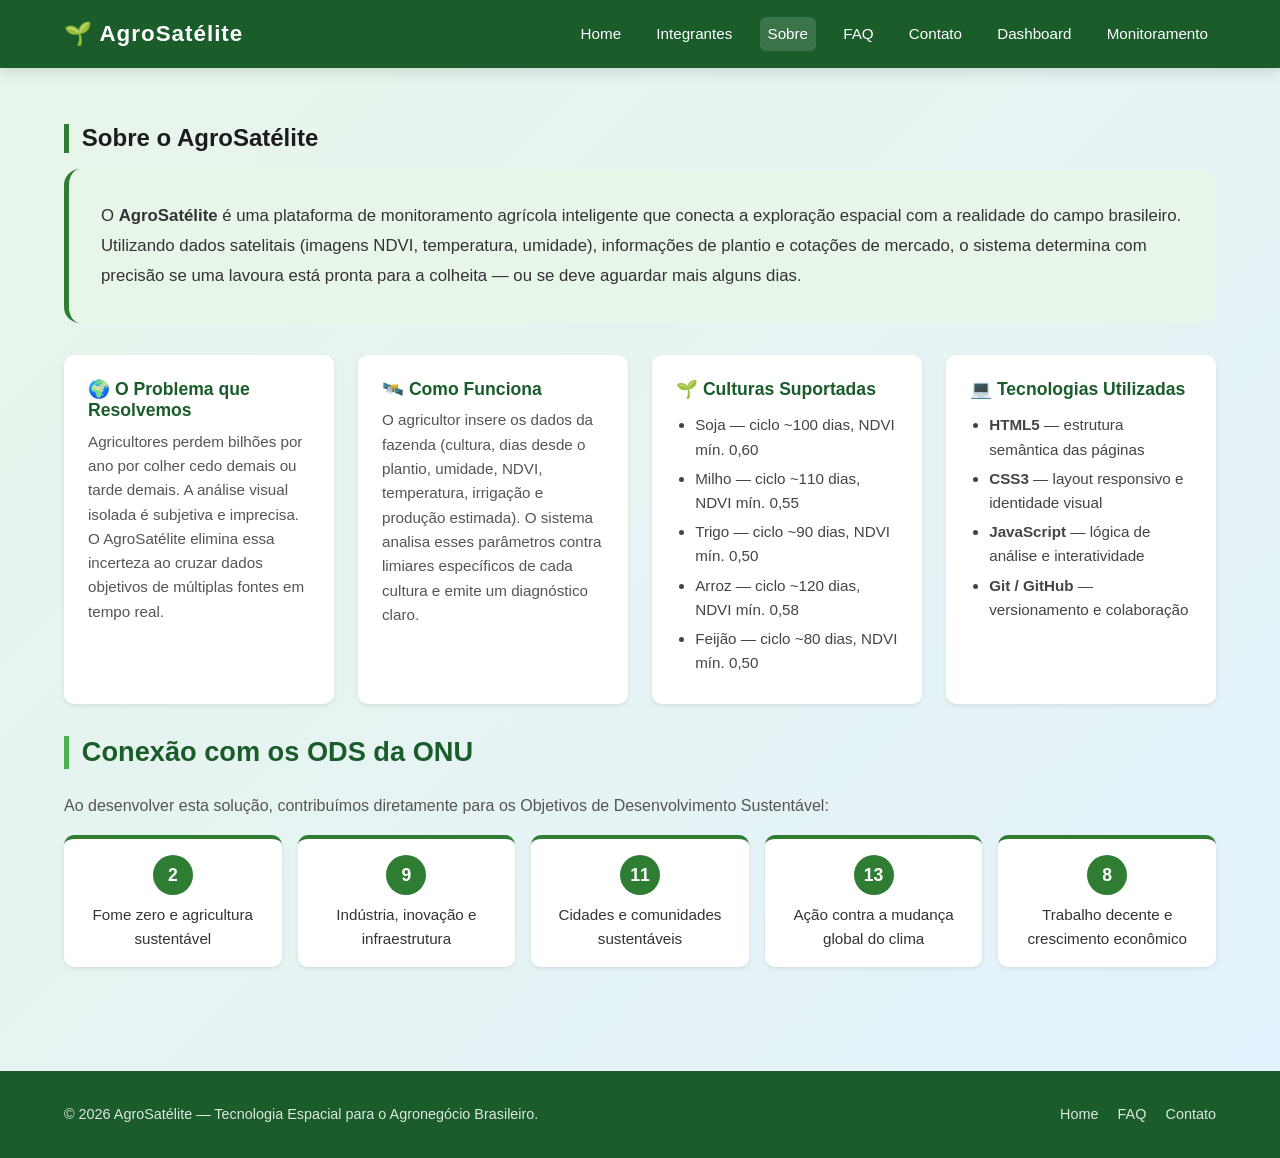
<file: pages/sobre.html>
<!DOCTYPE html>
<html lang="pt-br">

<head>
    <meta charset="UTF-8">
    <meta name="viewport" content="width=device-width, initial-scale=1.0">
    <meta name="description" content="Conheça o projeto AgroSatélite, nossa proposta e as tecnologias utilizadas.">
    <title>AgroSatélite — Sobre o Projeto</title>
    <link rel="stylesheet" href="../assets/css/main.css">
    <script src="../assets/js/main.js" defer></script>
</head>

<body>

    <header class="header">
        <div class="container nav-container">
            <p class="logo-text">🌱 AgroSatélite</p>

            <button class="menu-toggle" id="menuToggle" aria-label="Abrir menu de navegação" aria-expanded="false">
                ☰
            </button>

            <nav class="nav" id="navMenu" aria-label="Menu principal">
                <a href="../index.html" aria-label="Ir para a Página Inicial">Home</a>
                <a href="../pages/integrantes.html" aria-label="Ver Integrantes da equipe">Integrantes</a>
                <a href="../pages/sobre.html" aria-label="Saiba mais Sobre o projeto" aria-current="page">Sobre</a>
                <a href="../pages/faq.html" aria-label="Perguntas Frequentes">FAQ</a>
                <a href="../pages/contato.html" aria-label="Entrar em Contato">Contato</a>
                <a href="../pages/dashboard.html" aria-label="Acessar o Dashboard de consulta">Dashboard</a>
                <a href="../pages/monitoramento.html" aria-label="Ver Monitoramento Satelital">Monitoramento</a>
            </nav>
        </div>
    </header>

    <main>

        <section class="section container" aria-labelledby="sobre-titulo">
            <h1 id="sobre-titulo">Sobre o AgroSatélite</h1>

            <div class="sobre-intro mt-1">
                <p>
                    O <strong>AgroSatélite</strong> é uma plataforma de monitoramento agrícola inteligente que conecta a
                    exploração espacial com a realidade do campo brasileiro. Utilizando dados satelitais (imagens NDVI,
                    temperatura, umidade), informações de plantio e cotações de mercado, o sistema determina com precisão
                    se uma lavoura está pronta para a colheita — ou se deve aguardar mais alguns dias.
                </p>
            </div>

            <div class="grid mt-2">

                <div class="card">
                    <h3>🌍 O Problema que Resolvemos</h3>
                    <p>
                        Agricultores perdem bilhões por ano por colher cedo demais ou tarde demais. A análise visual
                        isolada é subjetiva e imprecisa. O AgroSatélite elimina essa incerteza ao cruzar dados
                        objetivos de múltiplas fontes em tempo real.
                    </p>
                </div>

                <div class="card">
                    <h3>🛰️ Como Funciona</h3>
                    <p>
                        O agricultor insere os dados da fazenda (cultura, dias desde o plantio, umidade, NDVI,
                        temperatura, irrigação e produção estimada). O sistema analisa esses parâmetros contra
                        limiares específicos de cada cultura e emite um diagnóstico claro.
                    </p>
                </div>

                <div class="card">
                    <h3>🌱 Culturas Suportadas</h3>
                    <ul class="tech-list">
                        <li>Soja — ciclo ~100 dias, NDVI mín. 0,60</li>
                        <li>Milho — ciclo ~110 dias, NDVI mín. 0,55</li>
                        <li>Trigo — ciclo ~90 dias, NDVI mín. 0,50</li>
                        <li>Arroz — ciclo ~120 dias, NDVI mín. 0,58</li>
                        <li>Feijão — ciclo ~80 dias, NDVI mín. 0,50</li>
                    </ul>
                </div>

                <div class="card">
                    <h3>💻 Tecnologias Utilizadas</h3>
                    <ul class="tech-list">
                        <li><strong>HTML5</strong> — estrutura semântica das páginas</li>
                        <li><strong>CSS3</strong> — layout responsivo e identidade visual</li>
                        <li><strong>JavaScript</strong> — lógica de análise e interatividade</li>
                        <li><strong>Git / GitHub</strong> — versionamento e colaboração</li>
                    </ul>
                </div>

            </div>

            <section aria-labelledby="ods-titulo" class="mt-2">
                <h2 id="ods-titulo">Conexão com os ODS da ONU</h2>
                <p class="mb-1 text-muted">Ao desenvolver esta solução, contribuímos diretamente para os Objetivos de Desenvolvimento Sustentável:</p>

                <div class="sdg-grid">
                    <div class="sdg-item">
                        <span class="sdg-num">2</span>
                        <p>Fome zero e agricultura sustentável</p>
                    </div>
                    <div class="sdg-item">
                        <span class="sdg-num">9</span>
                        <p>Indústria, inovação e infraestrutura</p>
                    </div>
                    <div class="sdg-item">
                        <span class="sdg-num">11</span>
                        <p>Cidades e comunidades sustentáveis</p>
                    </div>
                    <div class="sdg-item">
                        <span class="sdg-num">13</span>
                        <p>Ação contra a mudança global do clima</p>
                    </div>
                    <div class="sdg-item">
                        <span class="sdg-num">8</span>
                        <p>Trabalho decente e crescimento econômico</p>
                    </div>
                </div>
            </section>

        </section>

    </main>

    <footer class="footer">
        <div class="container footer-inner">
            <p>&copy; 2026 AgroSatélite — Tecnologia Espacial para o Agronegócio Brasileiro.</p>
            <nav class="footer-links" aria-label="Links do rodapé">
                <a href="../index.html">Home</a>
                <a href="../pages/faq.html">FAQ</a>
                <a href="../pages/contato.html">Contato</a>
            </nav>
        </div>
    </footer>

    <button class="back-top" id="backToTop" aria-label="Voltar ao topo da página">↑</button>

</body>

</html>
</file>
<file: assets/css/main.css>
/* Importações CSS */

@import url('./base/reset.css');
@import url('./base/variables.css');
@import url('./layout/header.css');
@import url('./layout/footer.css');
@import url('./components/buttons.css');
@import url('./components/cards.css');
@import url('./components/forms.css');
@import url('./pages/home.css');
@import url('./pages/sobre.css');
@import url('./pages/faq.css');
@import url('./pages/contato.css');
@import url('./pages/integrantes.css');
@import url('./pages/dashboard.css');
@import url('./pages/monitoramento.css');

/* Body base */
body {
    background: linear-gradient(135deg, #e8f5e9, #e3f2fd);
    min-height: 100vh;
    display: flex;
    flex-direction: column;
}

main {
    flex: 1;
}
</file>
